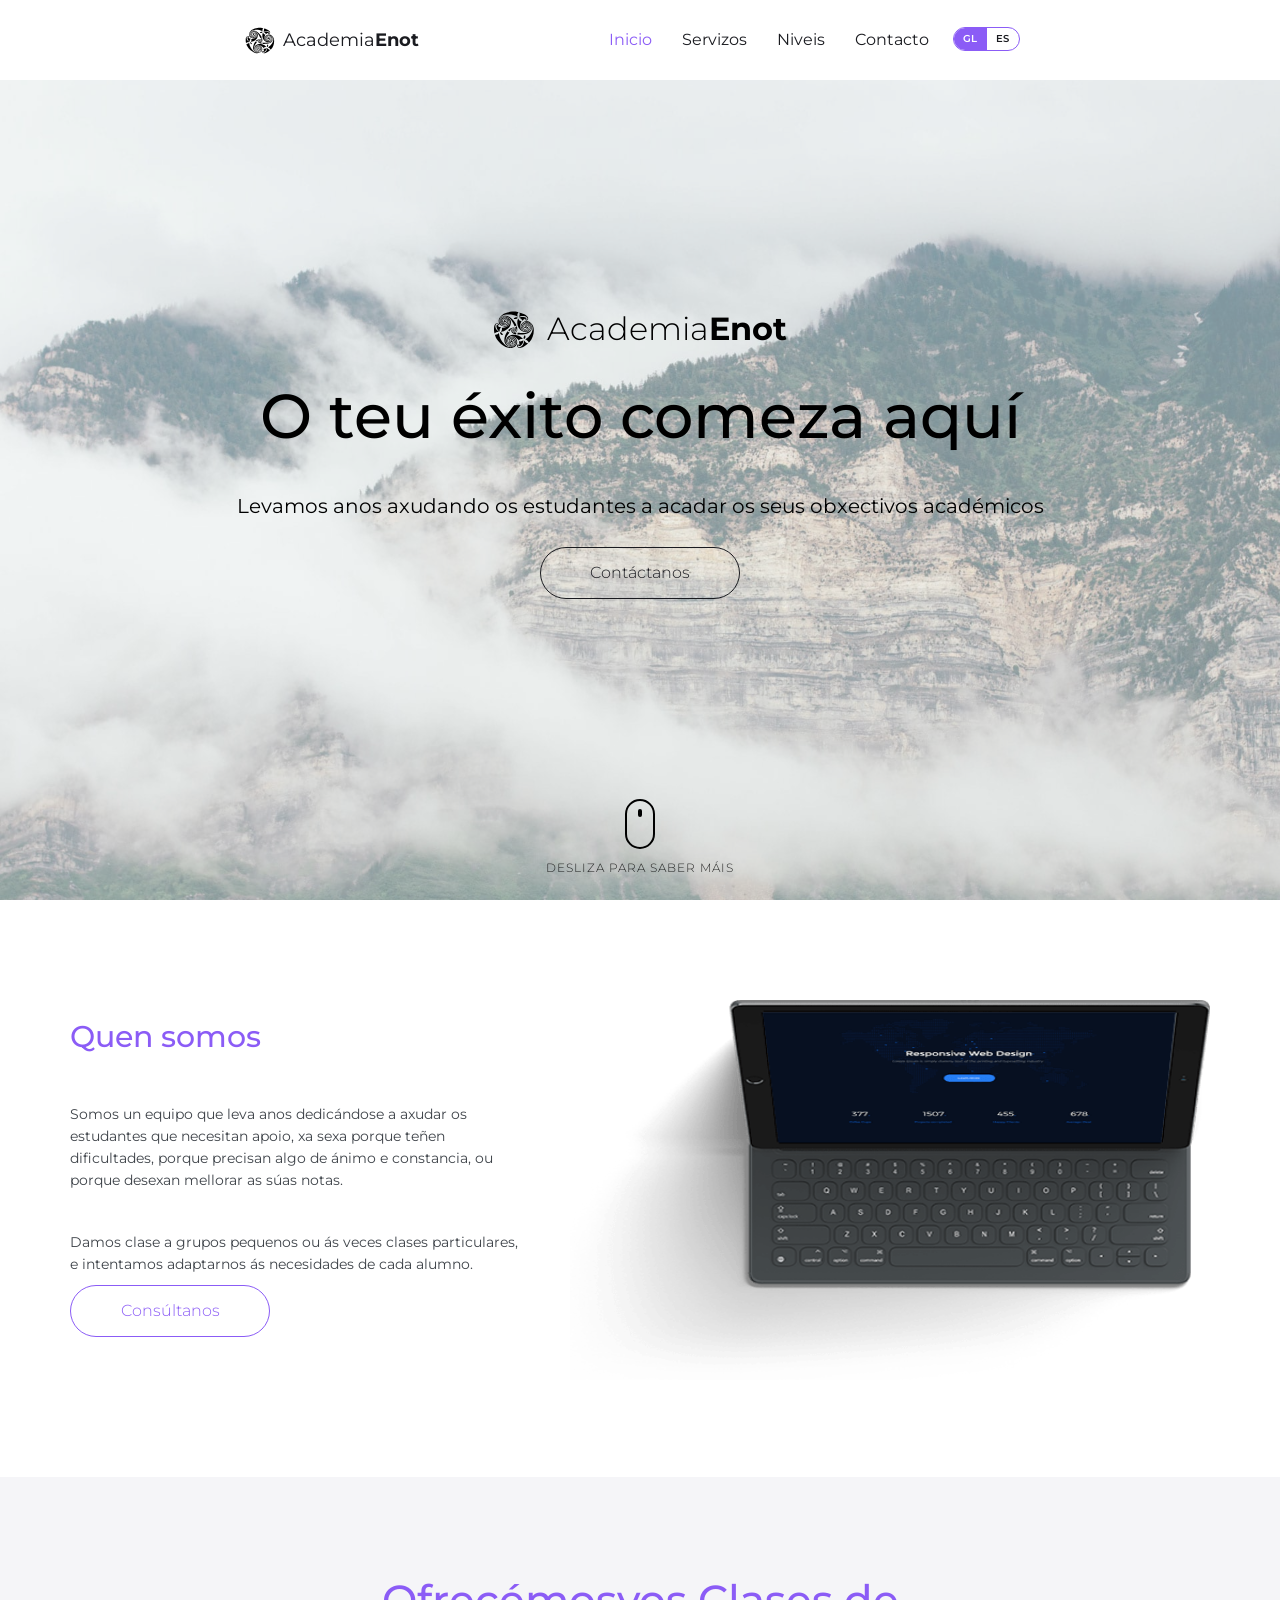
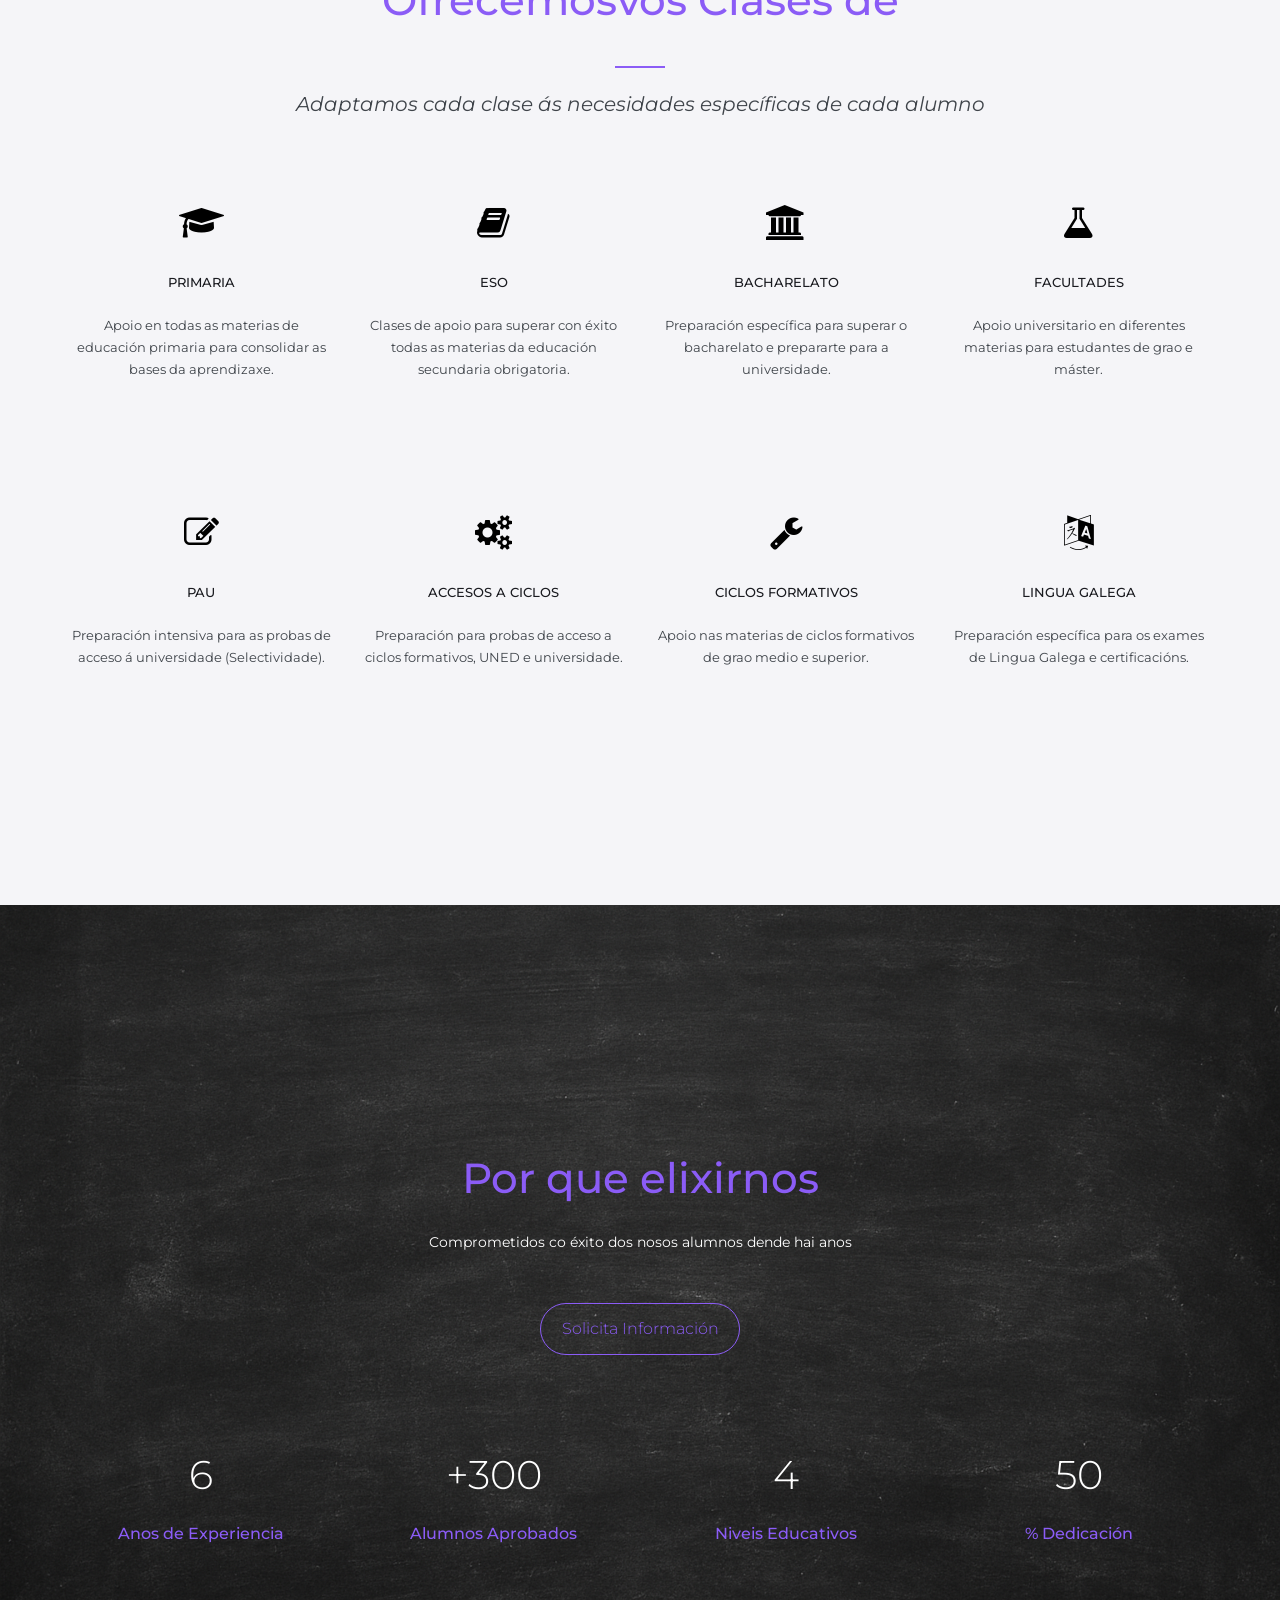
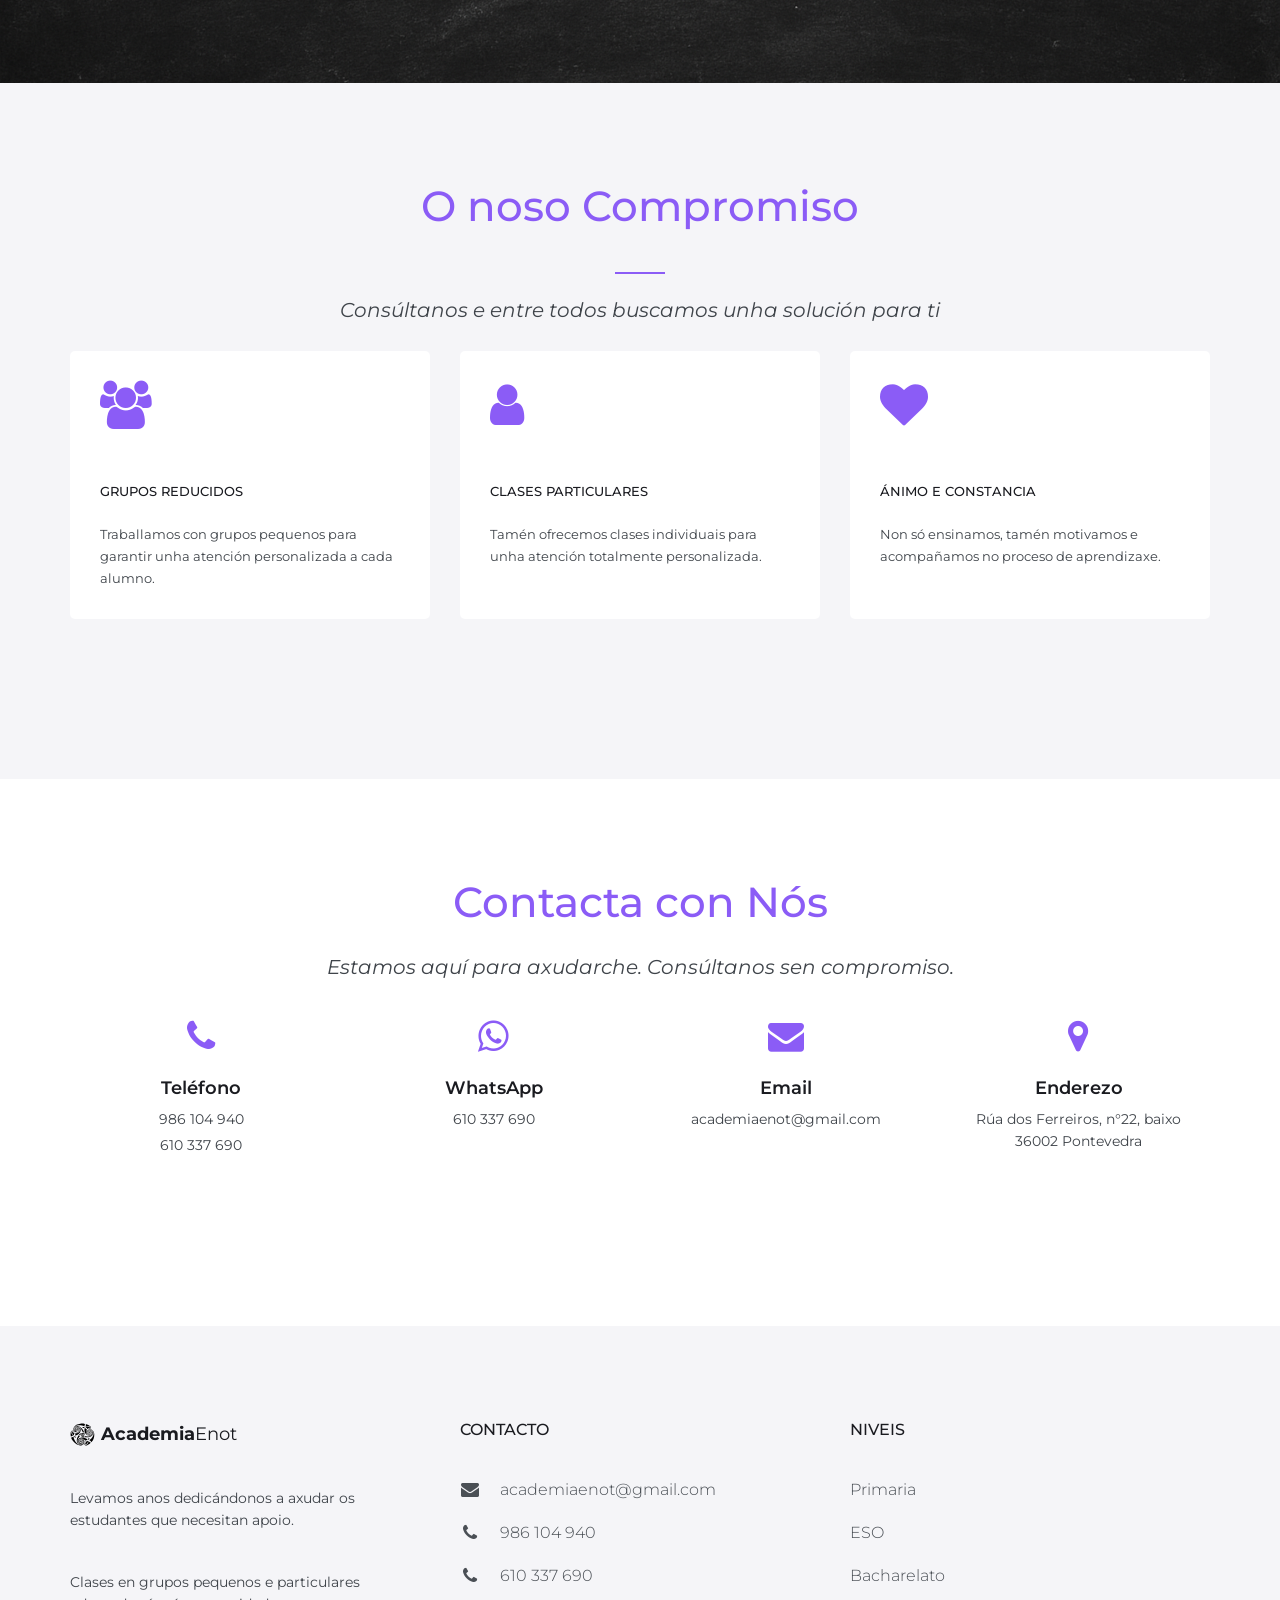
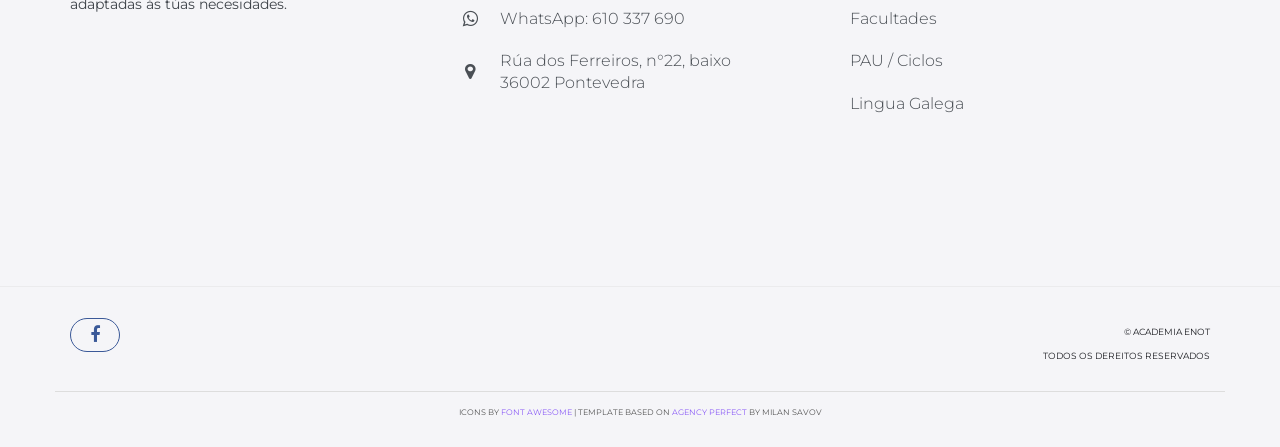
<file: index.html>
<!DOCTYPE html>
<html lang="gl">
<head>

    <!-- Basic Page Needs
    ================================================== -->
    <meta charset="utf-8">
    <meta http-equiv="X-UA-Compatible" content="IE=edge">

    <title>Academia Enot | Clases de Apoio e Particulares en Pontevedra</title>
    <script>
        (function () {
            try {
                var lang = localStorage.getItem('academiaenot-lang');
                if (lang === 'es' || lang === 'gl') {
                    document.documentElement.lang = lang;
                    if (lang === 'es') {
                        document.documentElement.classList.add('i18n-pending');
                        setTimeout(function () {
                            document.documentElement.classList.remove('i18n-pending');
                        }, 1500);
                    }
                }
            } catch (e) {}
        })();
    </script>

    <meta name="description" content="Academia Enot en Pontevedra: clases de apoio e particulares de Primaria, ESO, Bacharelato, PAU, ciclos e universidade. Grupos reducidos en Rúa dos Ferreiros.">
    <meta name="author" content="Academia Enot">
    <meta name="keywords" content="academia Pontevedra, clases particulares Pontevedra, apoio escolar, clases ESO, Bacharelato, PAU, selectividade, Lingua Galega, Academia Enot">
    <meta name="robots" content="index, follow, max-image-preview:large, max-snippet:-1, max-video-preview:-1">
    <meta name="googlebot" content="index, follow">
    <meta name="geo.region" content="ES-PO">
    <meta name="geo.placename" content="Pontevedra">
    <meta name="geo.position" content="42.4310;-8.6444">
    <meta name="ICBM" content="42.4310, -8.6444">
    <meta name="theme-color" content="#8B5CF6">

    <link rel="canonical" href="https://academiaenot.es/">
    <link rel="alternate" hreflang="gl" href="https://academiaenot.es/">
    <link rel="alternate" hreflang="x-default" href="https://academiaenot.es/">

    <!-- Mobile Specific Metas
    ================================================== -->
    <meta name="viewport" content="width=device-width, initial-scale=1">
    <meta name="apple-mobile-web-app-capable" content="yes">
    <meta name="mobile-web-app-capable" content="yes">
    <meta name="format-detection" content="telephone=yes">

    <!-- Fonts -->
    <link rel="preconnect" href="https://fonts.googleapis.com">
    <link rel="preconnect" href="https://fonts.gstatic.com" crossorigin>
    <link href="https://fonts.googleapis.com/css?family=Montserrat:300,300i,400,600,700" rel="stylesheet">
    <link rel="stylesheet" href="https://cdnjs.cloudflare.com/ajax/libs/font-awesome/4.4.0/css/font-awesome.min.css">

    <!-- Favicon
    ================================================== -->
    <link rel="icon" type="image/svg+xml" href="./assets/img/enot.svg">
    <link rel="icon" type="image/png" sizes="16x16" href="./assets/img/favicon.png">
    <link rel="apple-touch-icon" sizes="180x180" href="./assets/img/apple-touch-icon.png">
    <link rel="manifest" href="./site.webmanifest">

    <!-- Open Graph / Facebook -->
    <meta property="og:locale" content="gl_ES">
    <meta property="og:type" content="website">
    <meta property="og:site_name" content="Academia Enot">
    <meta property="og:url" content="https://academiaenot.es/">
    <meta property="og:title" content="Academia Enot | Clases de Apoio e Particulares en Pontevedra">
    <meta property="og:description" content="Academia Enot en Pontevedra: clases de apoio e particulares de Primaria, ESO, Bacharelato, PAU, ciclos e universidade. Grupos reducidos en Rúa dos Ferreiros.">
    <meta property="og:image" content="https://academiaenot.es/assets/img/hero.jpg">
    <meta property="og:image:alt" content="Academia Enot - clases de apoio en Pontevedra">

    <!-- Twitter -->
    <meta name="twitter:card" content="summary_large_image">
    <meta name="twitter:url" content="https://academiaenot.es/">
    <meta name="twitter:title" content="Academia Enot | Clases de Apoio e Particulares en Pontevedra">
    <meta name="twitter:description" content="Academia Enot en Pontevedra: clases de apoio e particulares de Primaria, ESO, Bacharelato, PAU, ciclos e universidade.">
    <meta name="twitter:image" content="https://academiaenot.es/assets/img/hero.jpg">
    <meta name="twitter:image:alt" content="Academia Enot - clases de apoio en Pontevedra">

    <!-- Structured Data (LocalBusiness / EducationalOrganization) -->
    <script type="application/ld+json">
    {
      "@context": "https://schema.org",
      "@graph": [
        {
          "@type": ["EducationalOrganization", "LocalBusiness"],
          "@id": "https://academiaenot.es/#organization",
          "name": "Academia Enot",
          "alternateName": "AcademiaEnot",
          "url": "https://academiaenot.es/",
          "logo": "https://academiaenot.es/assets/img/enot.svg",
          "image": "https://academiaenot.es/assets/img/hero.jpg",
          "description": "Academia de apoio escolar e clases particulares en Pontevedra. Primaria, ESO, Bacharelato, PAU, ciclos formativos e universidade.",
          "email": "academiaenot@gmail.com",
          "telephone": ["+34-986-104-940", "+34-610-337-690"],
          "address": {
            "@type": "PostalAddress",
            "streetAddress": "Rúa dos Ferreiros, nº 22, baixo",
            "addressLocality": "Pontevedra",
            "postalCode": "36002",
            "addressRegion": "Pontevedra",
            "addressCountry": "ES"
          },
          "geo": {
            "@type": "GeoCoordinates",
            "latitude": 42.4310,
            "longitude": -8.6444
          },
          "areaServed": {
            "@type": "City",
            "name": "Pontevedra"
          },
          "sameAs": [
            "https://www.facebook.com/academiaenot/"
          ],
          "priceRange": "$$",
          "currenciesAccepted": "EUR",
          "paymentAccepted": "Cash, Credit Card",
          "hasOfferCatalog": {
            "@type": "OfferCatalog",
            "name": "Clases de apoio",
            "itemListElement": [
              { "@type": "Offer", "itemOffered": { "@type": "Service", "name": "Apoio Primaria" } },
              { "@type": "Offer", "itemOffered": { "@type": "Service", "name": "Apoio ESO" } },
              { "@type": "Offer", "itemOffered": { "@type": "Service", "name": "Apoio Bacharelato" } },
              { "@type": "Offer", "itemOffered": { "@type": "Service", "name": "Preparación PAU" } },
              { "@type": "Offer", "itemOffered": { "@type": "Service", "name": "Apoio Facultades" } },
              { "@type": "Offer", "itemOffered": { "@type": "Service", "name": "Ciclos Formativos" } },
              { "@type": "Offer", "itemOffered": { "@type": "Service", "name": "Lingua Galega" } }
            ]
          }
        },
        {
          "@type": "WebSite",
          "@id": "https://academiaenot.es/#website",
          "url": "https://academiaenot.es/",
          "name": "Academia Enot",
          "inLanguage": "gl",
          "publisher": { "@id": "https://academiaenot.es/#organization" }
        },
        {
          "@type": "WebPage",
          "@id": "https://academiaenot.es/#webpage",
          "url": "https://academiaenot.es/",
          "name": "Academia Enot | Clases de Apoio e Particulares en Pontevedra",
          "isPartOf": { "@id": "https://academiaenot.es/#website" },
          "about": { "@id": "https://academiaenot.es/#organization" },
          "description": "Academia Enot en Pontevedra: clases de apoio e particulares de Primaria, ESO, Bacharelato, PAU, ciclos e universidade.",
          "inLanguage": "gl"
        }
      ]
    }
    </script>

    <!-- Stylesheets
    ================================================== -->
    <!-- Bootstrap core CSS -->
    <link href="assets/css/bootstrap.min.css" rel="stylesheet">

    <!-- Custom styles for this template -->
    <link href="assets/css/style.css" rel="stylesheet">
    <link href="assets/css/responsive.css" rel="stylesheet">
    

    <!-- HTML5 shim and Respond.js IE8 support of HTML5 elements and media queries -->
    <!--[if lt IE 9]>
    <script src="https://oss.maxcdn.com/libs/html5shiv/3.7.0/html5shiv.js"></script>
    <script src="https://oss.maxcdn.com/libs/respond.js/1.4.2/respond.min.js"></script>
    <![endif]-->

</head>
<body>

    <header id="masthead" class="site-header">
        <nav id="primary-navigation" class="site-navigation">
            <div class="container">

                <div class="navbar-header">
                   
                    <a class="site-title" href="https://academiaenot.es/" title="Academia Enot - Inicio">
                        <img src="./assets/img/enot.svg" alt="Logo Academia Enot" class="logo-img" width="40" height="40">
                        Academia<span>Enot</span>
                    </a>

                </div><!-- /.navbar-header -->

                <div class="collapse navbar-collapse" id="agency-navbar-collapse">

                    <ul class="nav navbar-nav navbar-right">

                        <li class="active"><a href="#hero" data-i18n="nav.home">Inicio</a></li>
                        <li><a href="#servizos" data-i18n="nav.services">Servizos</a></li>
                        <li><a href="#niveis" data-i18n="nav.levels">Niveis</a></li>
                        <li><a href="#contacto" data-i18n="nav.contact">Contacto</a></li>
                        <li class="lang-switcher-item">
                            <div class="lang-switcher" role="group" aria-label="Idioma">
                                <button type="button" class="lang-btn active" data-lang="gl" data-i18n-aria="lang.gl" aria-label="Galego" aria-pressed="true">GL</button>
                                <button type="button" class="lang-btn" data-lang="es" data-i18n-aria="lang.es" aria-label="Castelán" aria-pressed="false">ES</button>
                            </div>
                        </li>

                    </ul>

                </div>
                
                <!-- Botón hamburguesa móvil -->
                <button class="mobile-menu-btn" id="mobile-menu-btn">
                    <span></span>
                    <span></span>
                    <span></span>
                </button>

            </div>   
        </nav><!-- /.site-navigation -->
    </header><!-- /#mastheaed -->

    <!-- Modal del menú móvil -->
    <div class="mobile-menu-modal" id="mobile-menu-modal">
        <div class="mobile-menu-content">
            <button class="mobile-menu-close" id="mobile-menu-close">&times;</button>
            <nav class="mobile-menu-nav">
                <a href="#hero" class="mobile-menu-link active" data-i18n="nav.home">Inicio</a>
                <a href="#servizos" class="mobile-menu-link" data-i18n="nav.services">Servizos</a>
                <a href="#niveis" class="mobile-menu-link" data-i18n="nav.levels">Niveis</a>
                <a href="#contacto" class="mobile-menu-link" data-i18n="nav.contact">Contacto</a>
            </nav>
            <div class="lang-switcher lang-switcher--mobile" role="group" aria-label="Idioma">
                <button type="button" class="lang-btn active" data-lang="gl" data-i18n-aria="lang.gl" aria-label="Galego" aria-pressed="true">GL</button>
                <button type="button" class="lang-btn" data-lang="es" data-i18n-aria="lang.es" aria-label="Castelán" aria-pressed="false">ES</button>
            </div>
        </div>
    </div>

    <div id="hero" class="hero overlay">
        <div class="hero-content">
            <div class="hero-text">
                <div class="hero-logo">
                    <img src="./assets/img/enot.svg" alt="Logo Academia Enot" class="hero-logo-img">
                    <span class="hero-title">Academia<span class="hero-title-bold">Enot</span></span>
                </div>
                <h1 data-i18n="hero.title">O teu éxito comeza aquí</h1>
                <p data-i18n="hero.subtitle">Levamos anos axudando os estudantes a acadar os seus obxectivos académicos</p>
                <a href="#servizos" class="btn btn-border" data-i18n="hero.cta">Contáctanos</a>
            </div><!-- /.hero-text -->
        </div><!-- /.hero-content -->
        
        <!-- Mouse scroll indicator -->
        <div class="scroll-indicator">
            <a href="#servizos" class="scroll-link">
                <div class="mouse">
                    <div class="wheel"></div>
                </div>
                <div class="scroll-text" data-i18n="hero.scroll">Desliza para saber máis</div>
            </a>
        </div>
    </div><!-- /.hero -->

    <main id="main" class="site-main">

        <section id="servizos" class="site-section section-features">
            <div class="container">
                <div class="row">
                    <div class="col-sm-5">
                        <h2 data-i18n="about.title">Quen somos</h2>
                        <p data-i18n="about.p1">Somos un equipo que leva anos dedicándose a axudar os estudantes que necesitan apoio, xa sexa porque teñen dificultades, porque precisan algo de ánimo e constancia, ou porque desexan mellorar as súas notas.</p>
                        <p data-i18n="about.p2">Damos clase a grupos pequenos ou ás veces clases particulares, e intentamos adaptarnos ás necesidades de cada alumno.</p>
                        <a href="#contacto" class="btn btn-fill" data-i18n="about.cta">Consúltanos</a>
                    </div>
                    <div class="col-sm-7 hidden-xs">
                        <img src="assets/img/ipad-pro.png" alt="Estudante co material de apoio da Academia Enot" width="640" height="400" loading="lazy">
                    </div>
                </div>
            </div>
        </section><!-- /.section-features -->

        <section id="niveis" class="site-section section-services gray-bg text-center">
            <div class="container">
                <h2 class="heading-separator" data-i18n="levels.title">Ofrecémosvos Clases de</h2>
                <p class="subheading-text" data-i18n="levels.subtitle">Adaptamos cada clase ás necesidades específicas de cada alumno</p>
                <div class="row">
                    <div class="col-md-3 col-xs-6">
                        <div class="service">
                            <i class="fa fa-graduation-cap service-icon"></i>
                            <h3 class="service-title" data-i18n="levels.primary.title">Primaria</h3>
                            <p class="service-info" data-i18n="levels.primary.desc">Apoio en todas as materias de educación primaria para consolidar as bases da aprendizaxe.</p>
                        </div><!-- /.service -->
                    </div>
                    <div class="col-md-3 col-xs-6">
                        <div class="service">
                            <i class="fa fa-book service-icon"></i>
                            <h3 class="service-title" data-i18n="levels.eso.title">ESO</h3>
                            <p class="service-info" data-i18n="levels.eso.desc">Clases de apoio para superar con éxito todas as materias da educación secundaria obrigatoria.</p>
                        </div><!-- /.service -->
                    </div>
                    <div class="col-md-3 col-xs-6">
                        <div class="service">
                            <i class="fa fa-university service-icon"></i>
                            <h3 class="service-title" data-i18n="levels.bach.title">Bacharelato</h3>
                            <p class="service-info" data-i18n="levels.bach.desc">Preparación específica para superar o bacharelato e prepararte para a universidade.</p>
                        </div><!-- /.service -->
                    </div>
                    <div class="col-md-3 col-xs-6">
                        <div class="service">
                            <i class="fa fa-flask service-icon"></i>
                            <h3 class="service-title" data-i18n="levels.uni.title">Facultades</h3>
                            <p class="service-info" data-i18n="levels.uni.desc">Apoio universitario en diferentes materias para estudantes de grao e máster.</p>
                        </div><!-- /.service -->
                    </div>
                    <div class="col-md-3 col-xs-6">
                        <div class="service">
                            <i class="fa fa-pencil-square-o service-icon"></i>
                            <h3 class="service-title" data-i18n="levels.pau.title">PAU</h3>
                            <p class="service-info" data-i18n="levels.pau.desc">Preparación intensiva para as probas de acceso á universidade (Selectividade).</p>
                        </div><!-- /.service -->
                    </div>
                    <div class="col-md-3 col-xs-6">
                        <div class="service">
                            <i class="fa fa-cogs service-icon"></i>
                            <h3 class="service-title" data-i18n="levels.access.title">Accesos a Ciclos</h3>
                            <p class="service-info" data-i18n="levels.access.desc">Preparación para probas de acceso a ciclos formativos, UNED e universidade.</p>
                        </div><!-- /.service -->
                    </div>
                    <div class="col-md-3 col-xs-6">
                        <div class="service">
                            <i class="fa fa-wrench service-icon"></i>
                            <h3 class="service-title" data-i18n="levels.cycles.title">Ciclos Formativos</h3>
                            <p class="service-info" data-i18n="levels.cycles.desc">Apoio nas materias de ciclos formativos de grao medio e superior.</p>
                        </div><!-- /.service -->
                    </div>
                    <div class="col-md-3 col-xs-6">
                        <div class="service">
                            <i class="fa fa-language service-icon"></i>
                            <h3 class="service-title" data-i18n="levels.galician.title">Lingua Galega</h3>
                            <p class="service-info" data-i18n="levels.galician.desc">Preparación específica para os exames de Lingua Galega e certificacións.</p>
                        </div><!-- /.service -->
                    </div>
                </div>
            </div>
        </section><!-- /.section-services -->

        <section class="site-section section-map-feature text-center">

            <div class="container">
                <h2 data-i18n="why.title">Por que elixirnos</h2>
                <p data-i18n="why.subtitle">Comprometidos co éxito dos nosos alumnos dende hai anos</p>
                <a href="#contacto" class="btn btn-fill" data-i18n="why.cta">Solicita Información</a>
                <div class="row">
                    <div class="col-sm-3 col-xs-6">
                        <div class="counter-item">
                            <p class="counter" data-to="22" data-speed="2000">0</p>
                            <h3 data-i18n="why.years">Anos de Experiencia</h3>
                        </div><!-- /.counter-item -->
                    </div>
                    <div class="col-sm-3 col-xs-6">
                        <div class="counter-item">
                            <p class="counter has-plus" data-to="1200" data-speed="2000">0</p>       
                            <h3 data-i18n="why.students">Alumnos Aprobados</h3>
                        </div> <!-- /.counter-item -->      
                    </div>
                    <div class="col-sm-3 col-xs-6">
                        <div class="counter-item">
                            <p class="counter" data-to="8" data-speed="1000">0</p>
                            <h3 data-i18n="why.levels">Niveis Educativos</h3>
                        </div><!-- /.counter-item -->
                    </div>
                    <div class="col-sm-3 col-xs-6">
                        <div class="counter-item">
                            <p class="counter" data-to="100" data-speed="1000">0</p>
                            <h3 data-i18n="why.dedication">% Dedicación</h3>
                        </div><!-- /.counter-item -->
                    </div>
                </div>
            </div>
            
        </section><!-- /.section-map-feature -->

        <section class="site-section section-portfolio gray-bg">
            <div class="container">
                <div class="text-center">
                    <h2 class="heading-separator" data-i18n="commitment.title">O noso Compromiso</h2>
                    <p class="subheading-text" data-i18n="commitment.subtitle">Consúltanos e entre todos buscamos unha solución para ti</p>
                </div>
                <div class="row equal-height" style="margin-top: 30px;">
                    <div class="col-md-4 col-sm-6">
                        <div class="service" style="padding: 30px; background: white; margin-bottom: 20px; border-radius: 5px;">
                            <i class="fa fa-users" style="font-size: 48px; color: #8B5CF6; margin-bottom: 20px;"></i>
                            <h3 class="service-title" data-i18n="commitment.groups.title">Grupos Reducidos</h3>
                            <p class="service-info" data-i18n="commitment.groups.desc">Traballamos con grupos pequenos para garantir unha atención personalizada a cada alumno.</p>
                        </div>
                    </div>
                    <div class="col-md-4 col-sm-6">
                        <div class="service" style="padding: 30px; background: white; margin-bottom: 20px; border-radius: 5px;">
                            <i class="fa fa-user" style="font-size: 48px; color: #8B5CF6; margin-bottom: 20px;"></i>
                            <h3 class="service-title" data-i18n="commitment.private.title">Clases Particulares</h3>
                            <p class="service-info" data-i18n="commitment.private.desc">Tamén ofrecemos clases individuais para unha atención totalmente personalizada.</p>
                        </div>
                    </div>
                    <div class="col-md-4 col-sm-6">
                        <div class="service" style="padding: 30px; background: white; margin-bottom: 20px; border-radius: 5px;">
                            <i class="fa fa-heart" style="font-size: 48px; color: #8B5CF6; margin-bottom: 20px;"></i>
                            <h3 class="service-title" data-i18n="commitment.motivation.title">Ánimo e Constancia</h3>
                            <p class="service-info" data-i18n="commitment.motivation.desc">Non só ensinamos, tamén motivamos e acompañamos no proceso de aprendizaxe.</p>
                        </div>
                    </div>
                </div>
            </div>
        </section><!-- /.section-portfolio -->

        <section id="contacto" class="site-section section-newsletter text-center">
            <div class="container">
                <h2 data-i18n="contact.title">Contacta con Nós</h2>
                <p class="subheading-text" data-i18n="contact.subtitle">Estamos aquí para axudarche. Consúltanos sen compromiso.</p>
                <div class="row" style="margin-top: 40px;">
                    <div class="col-md-3 col-sm-6" style="margin-bottom: 30px;">
                        <i class="fa fa-phone" style="font-size: 36px; color: #8B5CF6; margin-bottom: 15px;"></i>
                        <h4 style="font-weight: 600; margin-bottom: 10px;" data-i18n="contact.phone">Teléfono</h4>
                        <p><a href="tel:+34986104940" style="color: #3f444a;">986 104 940</a></p>
                        <p><a href="tel:+34610337690" style="color: #3f444a;">610 337 690</a></p>
                    </div>
                    <div class="col-md-3 col-sm-6" style="margin-bottom: 30px;">
                        <i class="fa fa-whatsapp" style="font-size: 36px; color: #8B5CF6; margin-bottom: 15px;"></i>
                        <h4 style="font-weight: 600; margin-bottom: 10px;" data-i18n="contact.whatsapp">WhatsApp</h4>
                        <p><a href="https://wa.me/34610337690" style="color: #3f444a;">610 337 690</a></p>
                    </div>
                    <div class="col-md-3 col-sm-6" style="margin-bottom: 30px;">
                        <i class="fa fa-envelope" style="font-size: 36px; color: #8B5CF6; margin-bottom: 15px;"></i>
                        <h4 style="font-weight: 600; margin-bottom: 10px;" data-i18n="contact.email">Email</h4>
                        <p><a href="mailto:academiaenot@gmail.com" style="color: #3f444a;">academiaenot@gmail.com</a></p>
                    </div>
                    <div class="col-md-3 col-sm-6" style="margin-bottom: 30px;">
                        <i class="fa fa-map-marker" style="font-size: 36px; color: #8B5CF6; margin-bottom: 15px;"></i>
                        <h4 style="font-weight: 600; margin-bottom: 10px;" data-i18n="contact.address">Enderezo</h4>
                        <p style="color: #3f444a;">
                            <a href="https://www.google.com/maps/search/?api=1&amp;query=R%C3%BAa+dos+Ferreiros+22+Pontevedra" target="_blank" rel="noopener noreferrer" style="color: #3f444a;">
                                Rúa dos Ferreiros, n°22, baixo<br>36002 Pontevedra
                            </a>
                        </p>
                    </div>
                </div>
            </div>
        </section><!-- /.section-newsletter -->

    </main><!-- /#main -->

    <footer id="colophon" class="site-footer">
        <div class="container">
            <div class="row">
                <div class="col-md-4 col-sm-4 col-xs-12">
                    <a class="site-title" href="https://academiaenot.es/" title="Academia Enot - Inicio">
                        <img src="./assets/img/enot.svg" alt="Logo Academia Enot" class="logo-img" width="40" height="40">
                        <span>Academia</span>Enot
                    </a>
                    <p data-i18n="footer.about1">Levamos anos dedicándonos a axudar os estudantes que necesitan apoio.</p>
                    <p data-i18n="footer.about2">Clases en grupos pequenos e particulares adaptadas ás túas necesidades.</p>
                </div>
                <div class="col-md-4 col-sm-4 col-xs-12">
                    <h3 data-i18n="footer.contact">Contacto</h3>
                    <ul class="list-unstyled contact-links">
                        <li><i class="fa fa-envelope" aria-hidden="true"></i><a href="mailto:academiaenot@gmail.com">academiaenot@gmail.com</a></li>
                        <li><i class="fa fa-phone" aria-hidden="true"></i><a href="tel:+34986104940">986 104 940</a></li>
                        <li><i class="fa fa-phone" aria-hidden="true"></i><a href="tel:+34610337690">610 337 690</a></li>
                        <li><i class="fa fa-whatsapp" aria-hidden="true"></i><a href="https://wa.me/34610337690">WhatsApp: 610 337 690</a></li>
                        <li><i class="fa fa-map-marker" aria-hidden="true"></i><p>Rúa dos Ferreiros, n°22, baixo<br>36002 Pontevedra</p></li>
                    </ul>
                </div>
                <div class="clearfix visible-xs"></div>
                <div class="col-md-4 col-sm-4 col-xs-12">
                    <h3 data-i18n="footer.levels">Niveis</h3>
                    <ul class="list-unstyled">
                        <li><a href="#niveis" data-i18n="footer.primary">Primaria</a></li>
                        <li><a href="#niveis" data-i18n="footer.eso">ESO</a></li>
                        <li><a href="#niveis" data-i18n="footer.bach">Bacharelato</a></li>
                        <li><a href="#niveis" data-i18n="footer.uni">Facultades</a></li>
                        <li><a href="#niveis" data-i18n="footer.pau">PAU / Ciclos</a></li>
                        <li><a href="#niveis" data-i18n="footer.galician">Lingua Galega</a></li>
                    </ul>
                </div>
            </div>
        </div>
        <div class="copyright">
            <div class="container">
                <div class="row">
                    <div class="col-xs-8">
                        <div class="social-links">
                            <a class="facebook-bg" href="https://www.facebook.com/academiaenot/?locale=es_ES" target="_blank" title="Facebook"><i class="fa fa-facebook"></i></a>
                        </div><!-- /.social-links -->
                    </div>
                    <div class="col-xs-4">
                        <div class="text-right">
                            <p>&copy; Academia Enot</p>
                            <p data-i18n="footer.rights">Todos os dereitos reservados</p>
                        </div>
                    </div>
                </div>
                <div class="row" style="margin-top: 20px; padding-top: 15px; border-top: 1px solid #ddd;">
                    <div class="col-xs-12 text-center">
                        <p style="font-size: 8px; line-height: 1.3; color: #555; margin: 0;">
                            Icons by <a href="https://fontawesome.com/" target="_blank" style="color: #8B5CF6;">Font Awesome</a> |
                            Template based on <a href="https://github.com/msavov/html-freebie-agency-perfect" target="_blank" style="color: #8B5CF6;">Agency Perfect</a> by Milan Savov
                        </p>
                    </div>
                </div>
            </div>
        </div><!-- /.copyright -->
    </footer><!-- /#footer -->


    <!-- Bootstrap core JavaScript
    ================================================== -->
    <!-- Placed at the end of the document so the pages load faster -->
    <script src="https://ajax.googleapis.com/ajax/libs/jquery/3.1.1/jquery.min.js"></script>
    <script src="assets/js/i18n.js"></script>
    <script src="assets/js/bootstrap.min.js"></script>
    <script src="assets/js/bootstrap-select.min.js"></script>
    <script src="assets/js/jquery.slicknav.min.js"></script>
    <script src="assets/js/jquery.countTo.min.js"></script>
    <script src="assets/js/jquery.shuffle.min.js"></script>
    <script src="assets/js/script.js"></script>
  
</body>
</html>
</file>
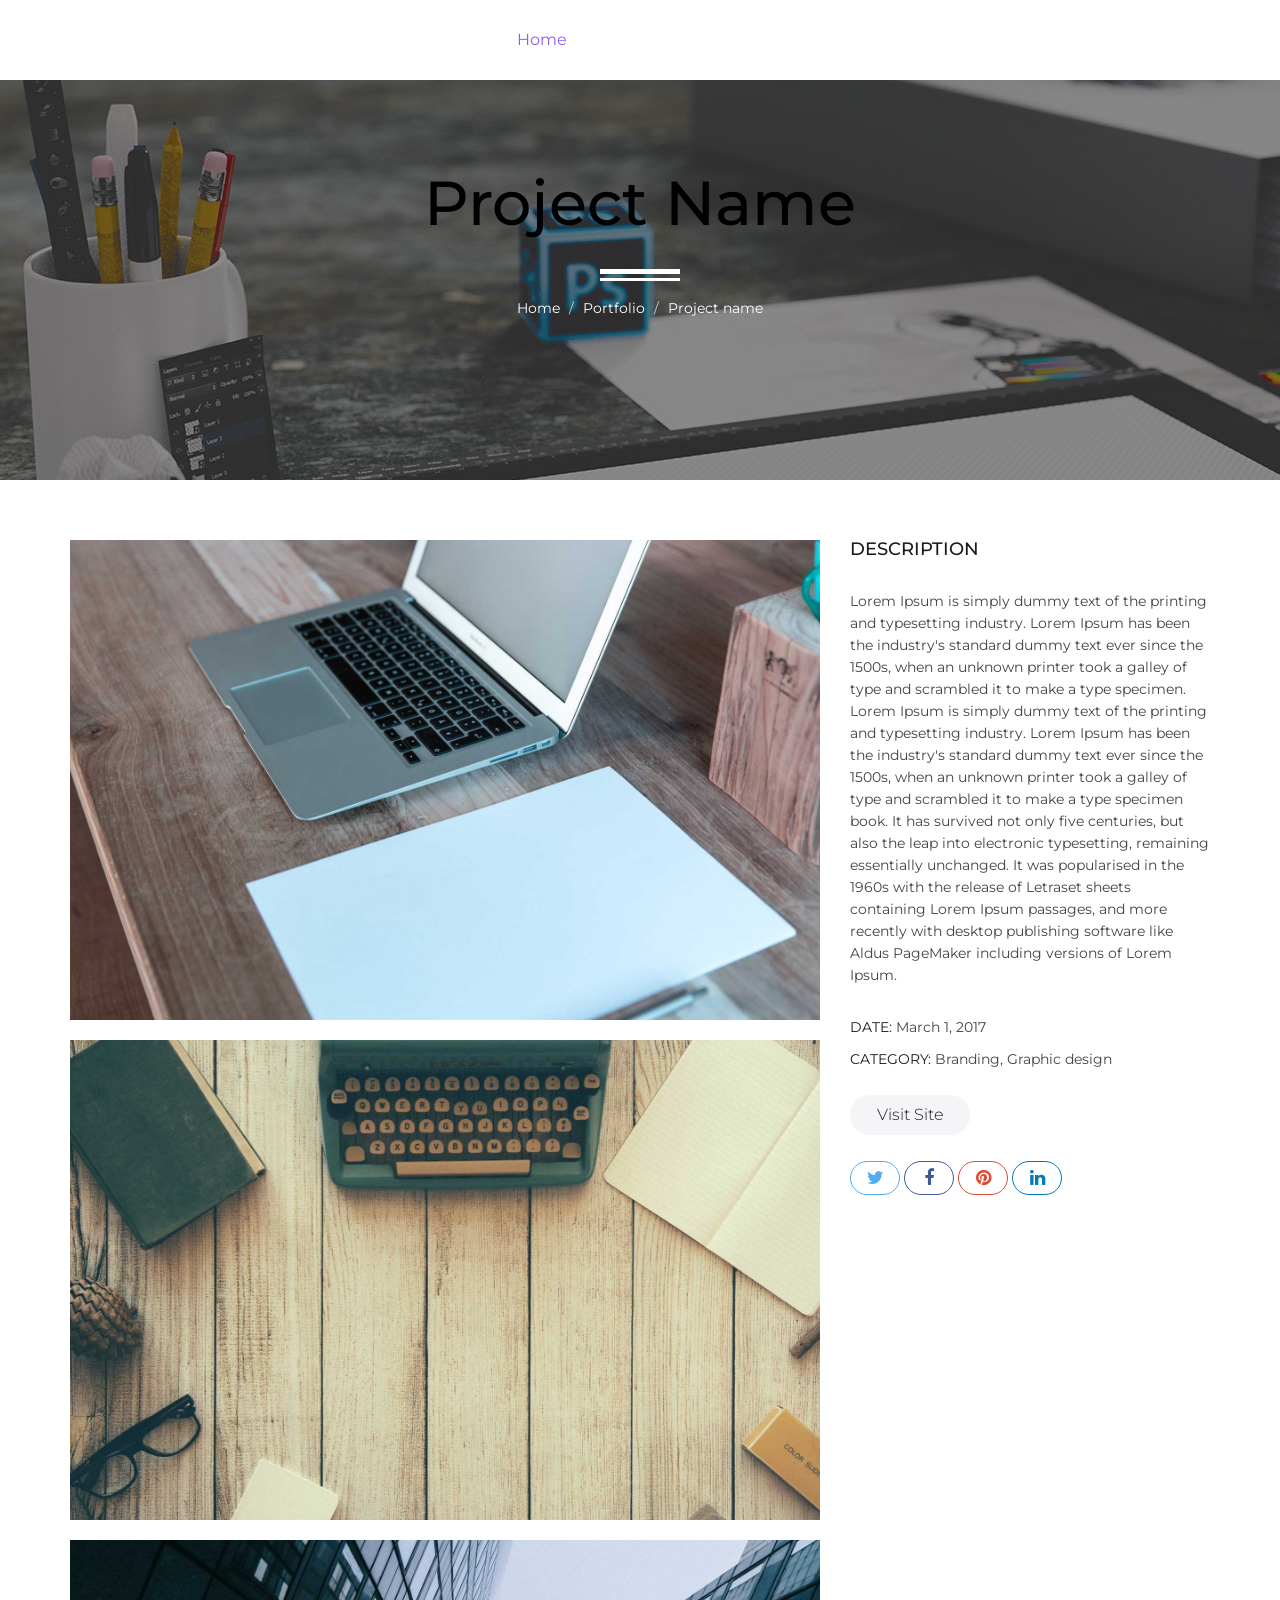
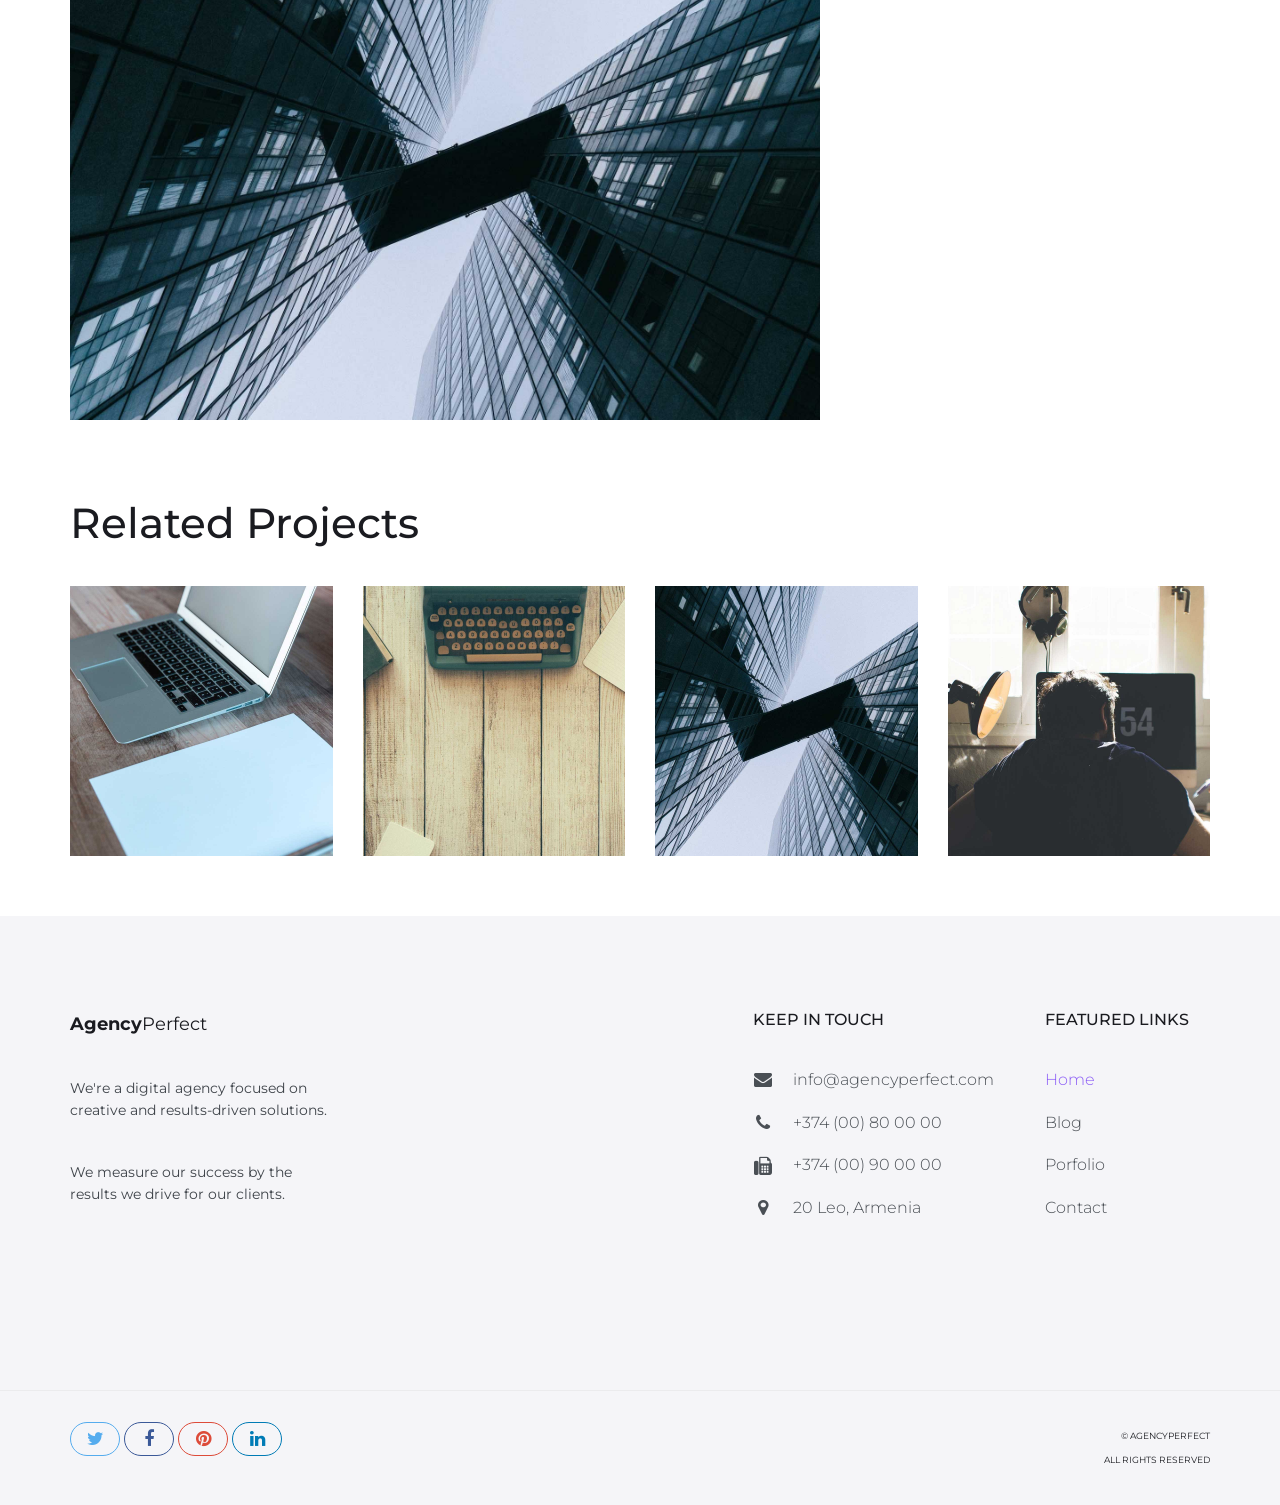
<file: portfolio-item.html>
<!DOCTYPE html>
<html lang="en">
<head>

    <!-- Basic Page Needs
    ================================================== -->
    <meta http-equiv="Content-Type" content="text/html; charset=utf-8">
    <meta http-equiv="X-UA-Compatible" content="IE=edge">

    <title>Portfolio | Agency Perfect</title>

    <meta name="description" content="">
    <meta name="robots" content="noindex, nofollow">
    <meta name="author" content="">
    <meta name="keywords" content="">

    <!-- Mobile Specific Metas
    ================================================== -->
    <meta name="viewport" content="width=device-width, minimum-scale=1.0, maximum-scale=1.0">
    <meta name="apple-mobile-web-app-capable" content="yes">

    <!-- Fonts -->
    <link href="https://fonts.googleapis.com/css?family=Montserrat:300,300i,400,600,700" rel="stylesheet">
    <link rel="stylesheet" href="http://cdnjs.cloudflare.com/ajax/libs/font-awesome/4.4.0/css/font-awesome.min.css">

    <!-- Favicon
    ================================================== -->
    <link rel="apple-touch-icon" sizes="180x180" href="assets/img/apple-touch-icon.png">
    <link rel="icon" type="image/png" sizes="16x16" href="assets/img/favicon.png">

    <!-- Stylesheets
    ================================================== -->
    <!-- Bootstrap core CSS -->
    <link href="assets/css/bootstrap.min.css" rel="stylesheet">

    <!-- Custom styles for this template -->
    <link href="assets/css/style.css" rel="stylesheet">
    <link href="assets/css/responsive.css" rel="stylesheet">

    <!-- HTML5 shim and Respond.js IE8 support of HTML5 elements and media queries -->
    <!--[if lt IE 9]>
    <script src="https://oss.maxcdn.com/libs/html5shiv/3.7.0/html5shiv.js"></script>
    <script src="https://oss.maxcdn.com/libs/respond.js/1.4.2/respond.min.js"></script>
    <![endif]-->

</head>
<body>

    <header id="masthead" class="site-header site-header-white">
        <nav id="primary-navigation" class="site-navigation">
            <div class="container">

                <div class="navbar-header">
                   
                    <a href="index.html" class="site-title"><span>Agency</span>Perfect</a>

                </div><!-- /.navbar-header -->

                <div class="collapse navbar-collapse" id="agency-navbar-collapse">

                    <ul class="nav navbar-nav navbar-right">

                        <li><a href="index.html">Home</a></li>
                        <li class="dropdown"><a href="#" class="dropdown-toggle" data-toggle="dropdown">Pages<i class="fa fa-caret-down hidden-xs" aria-hidden="true"></i></a>

                            <ul class="dropdown-menu" role="menu" aria-labelledby="menu1">
                              <li><a href="portfolio.html">Portfolio</a></li>
                              <li><a href="blog.html">Blog</a></li>
                            </ul>

                        </li>
                        <li><a href="portfolio.html">Portfolio</a></li>
                        <li><a href="blog.html">Blog</a></li>
                        <li><a href="contact.html">Contact</a></li>
                        <li><a href="ui-elements.html">UI Elements</a></li>

                    </ul>

                </div>

            </div>   
        </nav><!-- /.site-navigation -->
    </header><!-- /#mastheaed -->

    <div id="hero" class="hero overlay subpage-hero portfolio-hero">
        <div class="hero-content">
            <div class="hero-text">
                <h1>Project Name</h1>
                <ol class="breadcrumb">
                  <li class="breadcrumb-item"><a href="index.html">Home</a></li>
                  <li class="breadcrumb-item"><a href="portfolio.html">Portfolio</a></li>
                  <li class="breadcrumb-item active">Project name</li>
                </ol>
            </div><!-- /.hero-text -->
        </div><!-- /.hero-content -->
    </div><!-- /.hero -->

    <main id="main" class="site-main">

        <section class="site-section subpage-site-section section-project">

            <div class="container">
                <div class="row">
                    <div class="col-md-8">
                        <div class="project-img">
                            <img src="assets/img/portfolio-1.jpg" class="img-res" alt="">
                        </div><!-- /.project-img -->
                        <div class="project-img">
                            <img src="assets/img/portfolio-2.jpg" class="img-res" alt="">
                        </div><!-- /.project-img -->
                        <div class="project-img">
                            <img src="assets/img/portfolio-3.jpg" class="img-res" alt="">
                        </div><!-- /.project-img -->

                    </div>
                    <aside class="col-md-4">
                        <div class="project-info">
                            <h5>Description</h5>

                            <p class="project-description">Lorem Ipsum is simply dummy text of the printing and typesetting industry. Lorem Ipsum has been the industry's standard dummy text ever since the 1500s, when an unknown printer took a galley of type and scrambled it to make a type specimen. Lorem Ipsum is simply dummy text of the printing and typesetting industry. Lorem Ipsum has been the industry's standard dummy text ever since the 1500s, when an unknown printer took a galley of type and scrambled it to make a type specimen book. It has survived not only five centuries, but also the leap into electronic typesetting, remaining essentially unchanged. It was popularised in the 1960s with the release of Letraset sheets containing Lorem Ipsum passages, and more recently with desktop publishing software like Aldus PageMaker including versions of Lorem Ipsum.</p>

                            <div class="project-date-category">
                                <p><span>Date:</span> March 1, 2017</p>
                                <p><span>Category:</span> Branding, Graphic design</p>
                            </div><!-- /.project-cat -->

                            <a href="#" class="btn btn-gray">Visit Site</a>

                            <div class="social-links">
                                <a class="twitter-bg" href="#"><i class="fa fa-twitter"></i></a>
                                <a class="facebook-bg" href="#"><i class="fa fa-facebook"></i></a>
                                <a class="pinterest" href="#"><i class="fa fa-pinterest"></i></a>
                                <a class="linkedin-bg" href="#"><i class="fa fa-linkedin"></i></a>
                            </div><!-- /.social-links -->
                            
                        </div><!-- /.project-description -->
                    </aside>
                </div>
            </div>
            
        </section><!-- /.section-project -->

        <section class="site-section subpage-site-section section-related-projects">
            <div class="container">
                <div class="text-left">
                    <h2>Related Projects</h2>
                </div>
                <div class="row">
                    <div class="col-lg-3 col-md-4 col-xs-6">
                        <div class="portfolio-item">
                            <img src="assets/img/portfolio-1.jpg" class="img-res" alt="">
                            <h4 class="portfolio-item-title">Portfolio item</h4>
                            <a href="portfolio-item.html"><i class="fa fa-arrow-right" aria-hidden="true"></i></a>
                        </div><!-- /.portfolio-item -->
                    </div>
                    <div class="col-lg-3 col-md-4 col-xs-6">
                        <div class="portfolio-item">
                            <img src="assets/img/portfolio-2.jpg" class="img-res" alt="">
                            <h4 class="portfolio-item-title">Portfolio item</h4>
                            <a href="portfolio-item.html"><i class="fa fa-arrow-right" aria-hidden="true"></i></a>
                        </div><!-- /.portfolio-item -->
                    </div>
                    <div class="col-lg-3 col-md-4 col-xs-6">
                        <div class="portfolio-item">
                            <img src="assets/img/portfolio-3.jpg" class="img-res" alt="">
                            <h4 class="portfolio-item-title">Portfolio item</h4>
                            <a href="portfolio-item.html"><i class="fa fa-arrow-right" aria-hidden="true"></i></a>
                        </div><!-- /.portfolio-item -->
                    </div>
                    <div class="col-lg-3 col-md-4 col-xs-6">
                        <div class="portfolio-item">
                            <img src="assets/img/portfolio-4.jpg" class="img-res" alt="">
                            <h4 class="portfolio-item-title">Portfolio item</h4>
                            <a href="portfolio-item.html"><i class="fa fa-arrow-right" aria-hidden="true"></i></a>
                        </div><!-- /.portfolio-item -->
                    </div>
                </div>
            </div>
        </section><!-- /.section-portfolio -->

    </main><!-- /#main -->

    <footer id="colophon" class="site-footer">
        <div class="container">
            <div class="row">
                <div class="col-md-3 col-sm-4 col-xs-6">
                    <a class="site-title"><span>Agency</span>Perfect</a>
                    <p>We're a digital agency focused on creative and results-driven solutions.</p>
                    <p>We measure our success by the results we drive for our clients.</p>
                </div>
                <div class="col-lg-offset-4 col-md-3 col-sm-4 col-md-offset-2 col-sm-offset-0 col-xs-6 ">
                    <h3>Keep in touch</h3>
                    <ul class="list-unstyled contact-links">
                        <li><i class="fa fa-envelope" aria-hidden="true"></i><a href="mailto:info@agencyperfect.com">info@agencyperfect.com</a></li>
                        <li><i class="fa fa-phone" aria-hidden="true"></i><a href="tel:+37400800000">+374 (00) 80 00 00 </a></li>
                        <li><i class="fa fa-fax" aria-hidden="true"></i><a href="+37400900000">+374 (00) 90 00 00</a></li>
                        <li><i class="fa fa-map-marker" aria-hidden="true"></i><p>20 Leo, Armenia</p></li>
                    </ul>
                </div>
                <div class="clearfix visible-xs"></div>
                <div class="col-lg-2 col-md-3 col-sm-4 col-xs-6">
                    <h3>Featured links</h3>
                    <ul class="list-unstyled">
                        <li class="active"><a href="index.html">Home</a></li>
                        <li><a href="blog.html">Blog</a></li>
                        <li><a href="portfolio.html">Porfolio</a></li>
                        <li><a href="contact.html">Contact</a></li>
                    </ul>
                </div>
            </div>
        </div>
        <div class="copyright">
            <div class="container">
                <div class="row">
                    <div class="col-xs-8">
                        <div class="social-links">
                            <a class="twitter-bg" href="#"><i class="fa fa-twitter"></i></a>
                            <a class="facebook-bg" href="#"><i class="fa fa-facebook"></i></a>
                            <a class="pinterest" href="#"><i class="fa fa-pinterest"></i></a>
                            <a class="linkedin-bg" href="#"><i class="fa fa-linkedin"></i></a>
                        </div><!-- /.social-links -->
                    </div>
                    <div class="col-xs-4">
                        <div class="text-right">
                            <p>&copy; AgencyPerfect</p>
                            <p>All Rights Reserved</p>
                        </div>
                    </div>
                </div>
            </div>
        </div><!-- /.copyright -->
    </footer><!-- /#footer -->



    <!-- Bootstrap core JavaScript
    ================================================== -->
    <!-- Placed at the end of the document so the pages load faster -->
    <script src="https://ajax.googleapis.com/ajax/libs/jquery/3.1.1/jquery.min.js"></script>
    <script src="assets/js/bootstrap.min.js"></script>
    <script src="assets/js/bootstrap-select.min.js"></script>
    <script src="assets/js/jquery.slicknav.min.js"></script>
    <script src="assets/js/jquery.countTo.min.js"></script>
    <script src="assets/js/jquery.shuffle.min.js"></script>
    <script src="assets/js/script.js"></script>
  
</body>
</html>
</file>
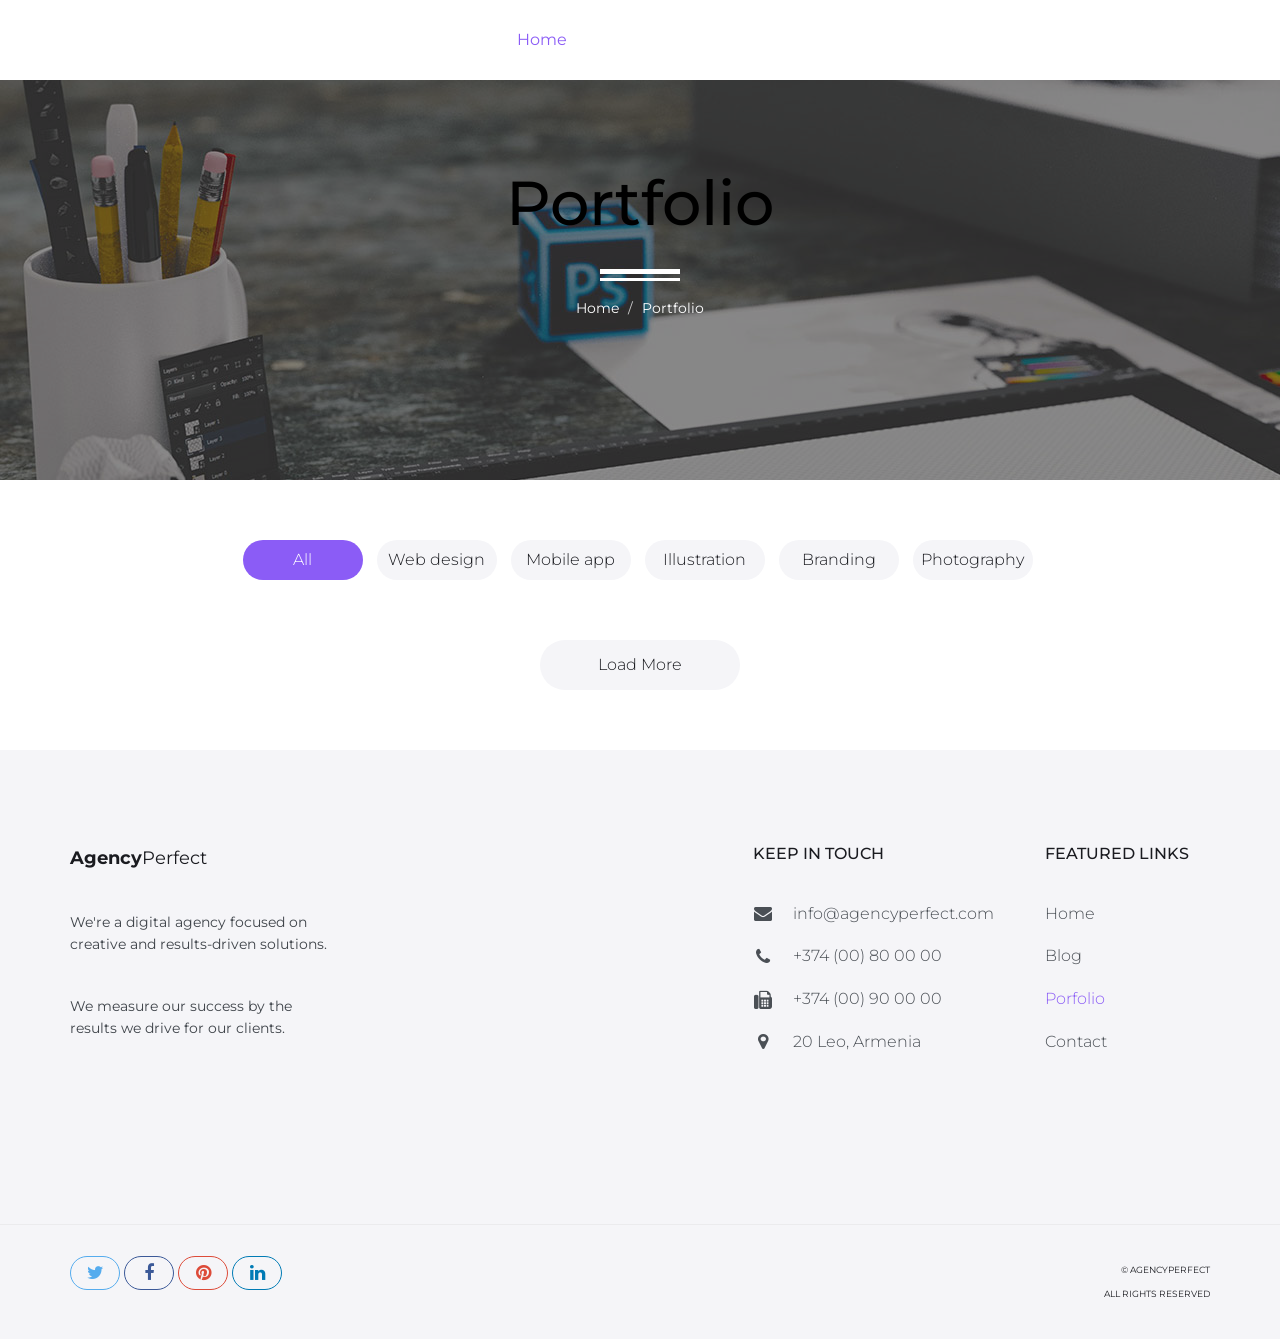
<file: portfolio.html>
<!DOCTYPE html>
<html lang="en">
<head>

    <!-- Basic Page Needs
    ================================================== -->
    <meta http-equiv="Content-Type" content="text/html; charset=utf-8">
    <meta http-equiv="X-UA-Compatible" content="IE=edge">

    <title>Portfolio | Agency Perfect</title>

    <meta name="description" content="">
    <meta name="robots" content="noindex, nofollow">
    <meta name="author" content="">
    <meta name="keywords" content="">

    <!-- Mobile Specific Metas
    ================================================== -->
    <meta name="viewport" content="width=device-width, minimum-scale=1.0, maximum-scale=1.0">
    <meta name="apple-mobile-web-app-capable" content="yes">

    <!-- Fonts -->
    <link href="https://fonts.googleapis.com/css?family=Montserrat:300,300i,400,600,700" rel="stylesheet">
    <link rel="stylesheet" href="http://cdnjs.cloudflare.com/ajax/libs/font-awesome/4.4.0/css/font-awesome.min.css">

    <!-- Favicon
    ================================================== -->
    <link rel="apple-touch-icon" sizes="180x180" href="assets/img/apple-touch-icon.png">
    <link rel="icon" type="image/png" sizes="16x16" href="assets/img/favicon.png">

    <!-- Stylesheets
    ================================================== -->
    <!-- Bootstrap core CSS -->
    <link href="assets/css/bootstrap.min.css" rel="stylesheet">

    <!-- Custom styles for this template -->
    <link href="assets/css/style.css" rel="stylesheet">
    <link href="assets/css/responsive.css" rel="stylesheet">

    <!-- HTML5 shim and Respond.js IE8 support of HTML5 elements and media queries -->
    <!--[if lt IE 9]>
    <script src="https://oss.maxcdn.com/libs/html5shiv/3.7.0/html5shiv.js"></script>
    <script src="https://oss.maxcdn.com/libs/respond.js/1.4.2/respond.min.js"></script>
    <![endif]-->

</head>
<body>

    <header id="masthead" class="site-header site-header-white">
        <nav id="primary-navigation" class="site-navigation">
            <div class="container">

                <div class="navbar-header">
                   
                    <a href="index.html" class="site-title"><span>Agency</span>Perfect</a>

                </div><!-- /.navbar-header -->

                <div class="collapse navbar-collapse" id="agency-navbar-collapse">

                    <ul class="nav navbar-nav navbar-right">

                        <li><a href="index.html">Home</a></li>
                        <li class="dropdown"><a href="#" class="dropdown-toggle" data-toggle="dropdown">Pages<i class="fa fa-caret-down hidden-xs" aria-hidden="true"></i></a>

                            <ul class="dropdown-menu" role="menu" aria-labelledby="menu1">
                              <li><a href="portfolio.html">Portfolio</a></li>
                              <li><a href="blog.html">Blog</a></li>
                            </ul>

                        </li>
                        <li class="active"><a href="portfolio.html">Portfolio</a></li>
                        <li><a href="blog.html">Blog</a></li>
                        <li><a href="contact.html">Contact</a></li>
                        <li><a href="ui-elements.html">UI Elements</a></li>
                        
                    </ul>

                </div>

            </div>   
        </nav><!-- /.site-navigation -->
    </header><!-- /#mastheaed -->

    <div id="hero" class="hero overlay subpage-hero portfolio-hero">
        <div class="hero-content">
            <div class="hero-text">
                <h1>Portfolio</h1>
                <ol class="breadcrumb">
                  <li class="breadcrumb-item"><a href="#">Home</a></li>
                  <li class="breadcrumb-item active">Portfolio</li>
                </ol>
            </div><!-- /.hero-text -->
        </div><!-- /.hero-content -->
    </div><!-- /.hero -->

    <main id="main" class="site-main">

        <section class="site-section subpage-site-section section-portfolio">
            <div class="container">

                <ul class="portfolio-sorting list-inline text-center">
                    <li><a href="#" class="btn btn-gray active" data-group="all">All</a></li>
                    <li><a href="#" class="btn btn-gray" data-group="webdesign">Web design</a></li>
                    <li><a href="#" class="btn btn-gray" data-group="mobileapp">Mobile app</a></li>
                    <li><a href="#" class="btn btn-gray" data-group="illustration">Illustration</a></li>
                    <li><a href="#" class="btn btn-gray" data-group="branding">Branding</a></li>
                    <li><a href="#" class="btn btn-gray" data-group="photography">Photography</a></li>
                </ul><!-- /.portfolio-sorting  -->

                <div id="grid" class="row">
                    <div class="col-lg-3 col-md-4 col-xs-6" data-groups='["webdesign"]'>
                        <div class="portfolio-item">
                            <img src="assets/img/portfolio-1.jpg" class="img-res" alt="">
                            <h4 class="portfolio-item-title">Portfolio item</h4>
                            <a href="portfolio-item.html"><i class="fa fa-arrow-right" aria-hidden="true"></i></a>
                        </div><!-- /.portfolio-item -->
                    </div>
                    <div class="col-lg-3 col-md-4 col-xs-6" data-groups='["mobileapp"]'>
                        <div class="portfolio-item">
                            <img src="assets/img/portfolio-2.jpg" class="img-res" alt="">
                            <h4 class="portfolio-item-title">Portfolio item</h4>
                            <a href="portfolio-item.html"><i class="fa fa-arrow-right" aria-hidden="true"></i></a>
                        </div><!-- /.portfolio-item -->
                    </div>
                    <div class="col-lg-3 col-md-4 col-xs-6" data-groups='["illustration"]'>
                        <div class="portfolio-item">
                            <img src="assets/img/portfolio-3.jpg" class="img-res" alt="">
                            <h4 class="portfolio-item-title">Portfolio item</h4>
                            <a href="portfolio-item.html"><i class="fa fa-arrow-right" aria-hidden="true"></i></a>
                        </div><!-- /.portfolio-item -->
                    </div>
                    <div class="col-lg-3 col-md-4 col-xs-6" data-groups='["branding"]'>
                        <div class="portfolio-item">
                            <img src="assets/img/portfolio-4.jpg" class="img-res" alt="">
                            <h4 class="portfolio-item-title">Portfolio item</h4>
                            <a href="portfolio-item.html"><i class="fa fa-arrow-right" aria-hidden="true"></i></a>
                        </div><!-- /.portfolio-item -->
                    </div>
                    <div class="col-lg-3 col-md-4 col-xs-6" data-groups='["photography"]'>
                        <div class="portfolio-item">
                            <img src="assets/img/portfolio-5.jpg" class="img-res" alt="">
                            <h4 class="portfolio-item-title">Portfolio item</h4>
                            <a href="portfolio-item.html"><i class="fa fa-arrow-right" aria-hidden="true"></i></a>
                        </div><!-- /.portfolio-item -->
                    </div>
                    <div class="col-lg-3 col-md-4 col-xs-6" data-groups='["illustration"]'>
                        <div class="portfolio-item">
                            <img src="assets/img/portfolio-6.jpg" class="img-res" alt="">
                            <h4 class="portfolio-item-title">Portfolio item</h4>
                            <a href="portfolio-item.html"><i class="fa fa-arrow-right" aria-hidden="true"></i></a>
                        </div><!-- /.portfolio-item -->
                    </div>
                    <div class="col-lg-3 col-md-4 col-xs-6" data-groups='["mobileapp"]'>
                        <div class="portfolio-item">
                            <img src="assets/img/portfolio-7.jpg" class="img-res" alt="">
                            <h4 class="portfolio-item-title">Portfolio item</h4>
                            <a href="portfolio-item.html"><i class="fa fa-arrow-right" aria-hidden="true"></i></a>
                        </div><!-- /.portfolio-item -->
                    </div>
                    <div class="col-lg-3 col-md-4 col-xs-6" data-groups='["uiux"]'>
                        <div class="portfolio-item">
                            <img src="assets/img/portfolio-8.jpg" class="img-res" alt="">
                            <h4 class="portfolio-item-title">Portfolio item</h4>
                            <a href="portfolio-item.html"><i class="fa fa-arrow-right" aria-hidden="true"></i></a>
                        </div><!-- /.portfolio-item -->
                    </div>
                    <div class="col-lg-3 col-md-4 col-xs-6" data-groups='["mobileapp"]'>
                        <div class="portfolio-item">
                            <img src="assets/img/portfolio-9.jpg" class="img-res" alt="">
                            <h4 class="portfolio-item-title">Portfolio item</h4>
                            <a href="portfolio-item.html"><i class="fa fa-arrow-right" aria-hidden="true"></i></a>
                        </div><!-- /.portfolio-item -->
                    </div>
                    <div class="col-lg-3 col-md-4 col-xs-6" data-groups='["photography"]'>
                        <div class="portfolio-item">
                            <img src="assets/img/portfolio-10.jpg" class="img-res" alt="">
                            <h4 class="portfolio-item-title">Portfolio item</h4>
                            <a href="portfolio-item.html"><i class="fa fa-arrow-right" aria-hidden="true"></i></a>
                        </div><!-- /.portfolio-item -->
                    </div>
                    <div class="col-lg-3 col-md-4 col-xs-6" data-groups='["branding"]'>
                        <div class="portfolio-item">
                            <img src="assets/img/portfolio-11.jpg" class="img-res" alt="">
                            <h4 class="portfolio-item-title">Portfolio item</h4>
                            <a href="portfolio-item.html"><i class="fa fa-arrow-right" aria-hidden="true"></i></a>
                        </div><!-- /.portfolio-item -->
                    </div>
                    <div class="col-lg-3 col-md-4 col-xs-6" data-groups='["webdesign"]'>
                        <div class="portfolio-item">
                            <img src="assets/img/portfolio-12.jpg" class="img-res" alt="">
                            <h4 class="portfolio-item-title">Portfolio item</h4>
                            <a href="portfolio-item.html"><i class="fa fa-arrow-right" aria-hidden="true"></i></a>
                        </div><!-- /.portfolio-item -->
                    </div>
                </div>
                <div class="text-center">
                    <a class="btn btn-gray" href="#" id="loadMore">Load More</a>
                </div>

            </div>
        </section><!-- /.section-portfolio -->

    </main><!-- /#main -->

    <footer id="colophon" class="site-footer">
        <div class="container">
            <div class="row">
                <div class="col-md-3 col-sm-4 col-xs-6">
                    <a class="site-title"><span>Agency</span>Perfect</a>
                    <p>We're a digital agency focused on creative and results-driven solutions.</p>
                    <p>We measure our success by the results we drive for our clients.</p>
                </div>
                <div class="col-lg-offset-4 col-md-3 col-sm-4 col-md-offset-2 col-sm-offset-0 col-xs-6 ">
                    <h3>Keep in touch</h3>
                    <ul class="list-unstyled contact-links">
                        <li><i class="fa fa-envelope" aria-hidden="true"></i><a href="mailto:info@agencyperfect.com">info@agencyperfect.com</a></li>
                        <li><i class="fa fa-phone" aria-hidden="true"></i><a href="tel:+37400800000">+374 (00) 80 00 00 </a></li>
                        <li><i class="fa fa-fax" aria-hidden="true"></i><a href="+37400900000">+374 (00) 90 00 00</a></li>
                        <li><i class="fa fa-map-marker" aria-hidden="true"></i><p>20 Leo, Armenia</p></li>
                    </ul>
                </div>
                <div class="clearfix visible-xs"></div>
                <div class="col-lg-2 col-md-3 col-sm-4 col-xs-6">
                    <h3>Featured links</h3>
                    <ul class="list-unstyled">
                        <li><a href="index.html">Home</a></li>
                        <li><a href="blog.html">Blog</a></li>
                        <li class="active"><a href="portfolio.html">Porfolio</a></li>
                        <li><a href="contact.html">Contact</a></li>
                    </ul>
                </div>
            </div>
        </div>
        <div class="copyright">
            <div class="container">
                <div class="row">
                    <div class="col-xs-8">
                        <div class="social-links">
                            <a class="twitter-bg" href="#"><i class="fa fa-twitter"></i></a>
                            <a class="facebook-bg" href="#"><i class="fa fa-facebook"></i></a>
                            <a class="pinterest" href="#"><i class="fa fa-pinterest"></i></a>
                            <a class="linkedin-bg" href="#"><i class="fa fa-linkedin"></i></a>
                        </div><!-- /.social-links -->
                    </div>
                    <div class="col-xs-4">
                        <div class="text-right">
                            <p>&copy; AgencyPerfect</p>
                            <p>All Rights Reserved</p>
                        </div>
                    </div>
                </div>
            </div>
        </div><!-- /.copyright -->
    </footer><!-- /#footer -->



    <!-- Bootstrap core JavaScript
    ================================================== -->
    <!-- Placed at the end of the document so the pages load faster -->
    <script src="https://ajax.googleapis.com/ajax/libs/jquery/3.1.1/jquery.min.js"></script>
    <script src="assets/js/bootstrap.min.js"></script>
    <script src="assets/js/bootstrap-select.min.js"></script>
    <script src="assets/js/jquery.slicknav.min.js"></script>
    <script src="assets/js/jquery.countTo.min.js"></script>
    <script src="assets/js/jquery.shuffle.min.js"></script>
    <script src="assets/js/script.js"></script>
  
</body>
</html>
</file>
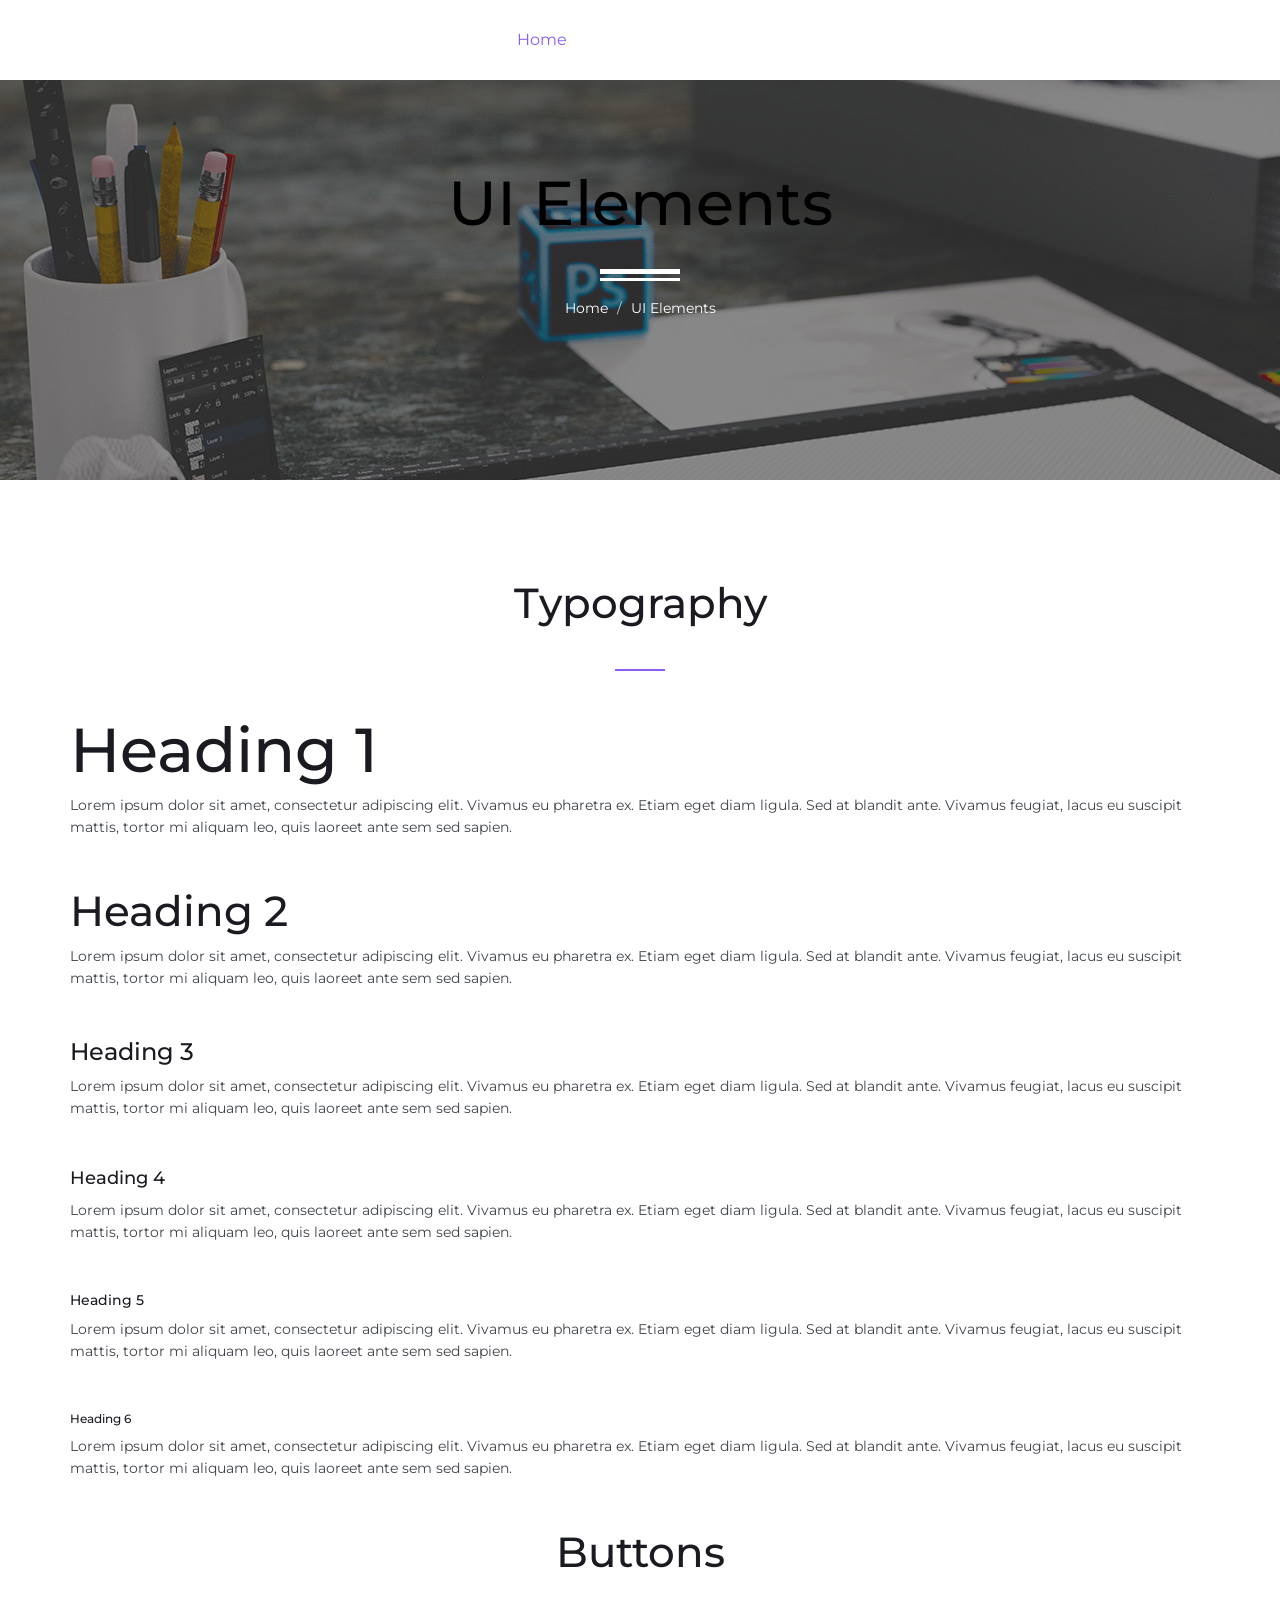
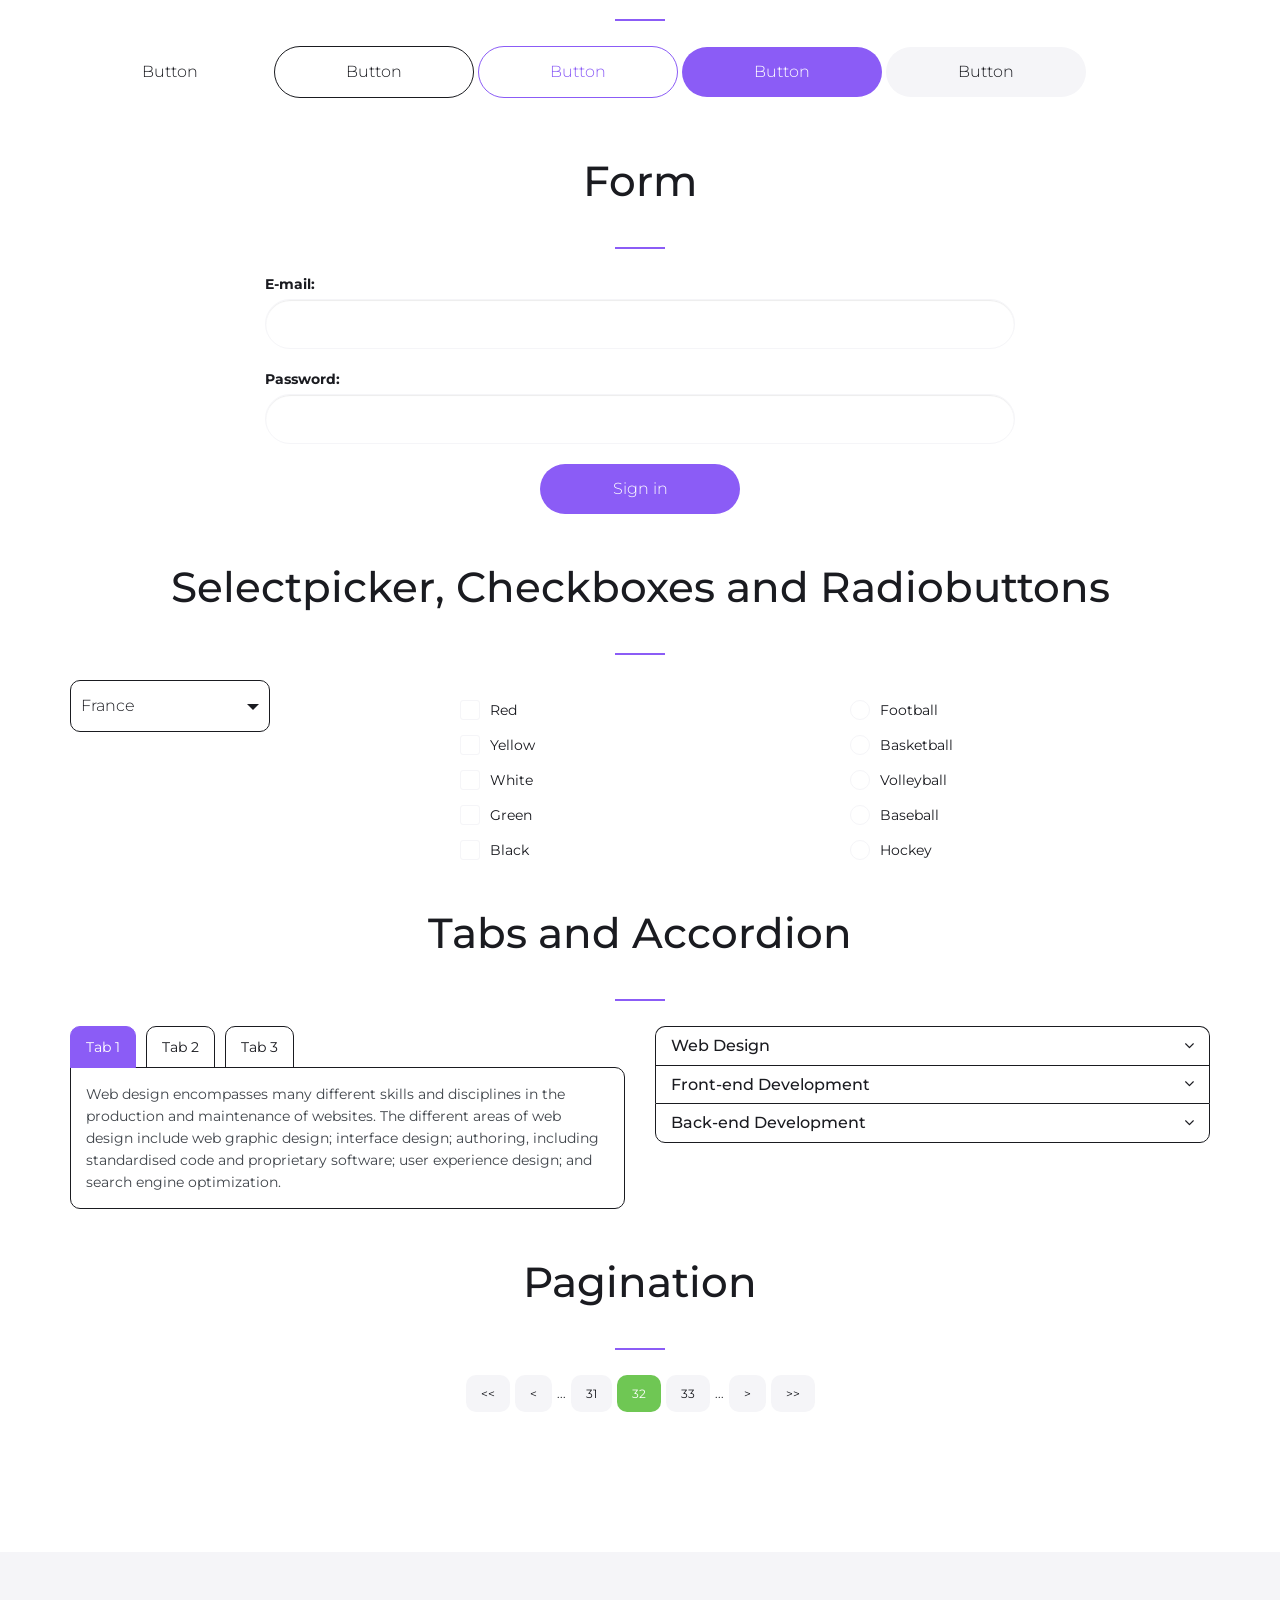
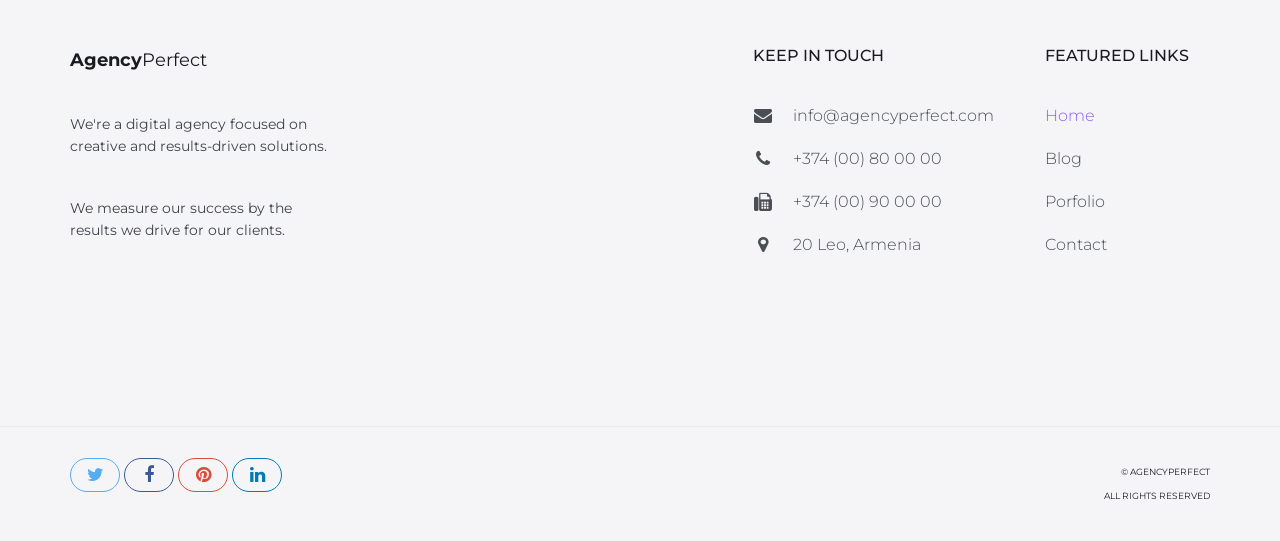
<file: ui-elements.html>
<!DOCTYPE html>
<html lang="en">
<head>

    <!-- Basic Page Needs
    ================================================== -->
    <meta http-equiv="Content-Type" content="text/html; charset=utf-8">
    <meta http-equiv="X-UA-Compatible" content="IE=edge">

    <title>UI Elements | Agency Perfect</title>

    <meta name="description" content="">
    <meta name="robots" content="noindex, nofollow">
    <meta name="author" content="">
    <meta name="keywords" content="">

    <!-- Mobile Specific Metas
    ================================================== -->
    <meta name="viewport" content="width=device-width, minimum-scale=1.0, maximum-scale=1.0">
    <meta name="apple-mobile-web-app-capable" content="yes">

    <!-- Fonts -->
    <link href="https://fonts.googleapis.com/css?family=Montserrat:300,300i,400,600,700" rel="stylesheet">
    <link rel="stylesheet" href="http://cdnjs.cloudflare.com/ajax/libs/font-awesome/4.4.0/css/font-awesome.min.css">

    <!-- Favicon
    ================================================== -->
    <link rel="apple-touch-icon" sizes="180x180" href="assets/img/apple-touch-icon.png">
    <link rel="icon" type="image/png" sizes="16x16" href="assets/img/favicon.png">

    <!-- Stylesheets
    ================================================== -->
    <!-- Bootstrap core CSS -->
    <link href="assets/css/bootstrap.min.css" rel="stylesheet">

    <!-- Custom styles for this template -->
    <link href="assets/css/style.css" rel="stylesheet">
    <link href="assets/css/responsive.css" rel="stylesheet">

    <!-- HTML5 shim and Respond.js IE8 support of HTML5 elements and media queries -->
    <!--[if lt IE 9]>
    <script src="https://oss.maxcdn.com/libs/html5shiv/3.7.0/html5shiv.js"></script>
    <script src="https://oss.maxcdn.com/libs/respond.js/1.4.2/respond.min.js"></script>
    <![endif]-->

</head>
<body>

    <header id="masthead" class="site-header site-header-white">
        <nav id="primary-navigation" class="site-navigation">
            <div class="container">

                <div class="navbar-header">
                   
                    <a href="index.html" class="site-title"><span>Agency</span>Perfect</a>

                </div><!-- /.navbar-header -->

                <div class="collapse navbar-collapse" id="agency-navbar-collapse">

                    <ul class="nav navbar-nav navbar-right">

                        <li><a href="index.html">Home</a></li>
                        <li class="dropdown"><a href="#" class="dropdown-toggle" data-toggle="dropdown">Pages<i class="fa fa-caret-down hidden-xs" aria-hidden="true"></i></a>

                            <ul class="dropdown-menu" role="menu" aria-labelledby="menu1">
                              <li><a href="portfolio.html">Portfolio</a></li>
                              <li><a href="blog.html">Blog</a></li>
                            </ul>

                        </li>
                        <li><a href="portfolio.html">Portfolio</a></li>
                        <li><a href="blog.html">Blog</a></li>
                        <li><a href="contact.html">Contact</a></li>
                        <li class="active"><a href="ui-elements.html">UI Elements</a></li>

                    </ul>

                </div>

            </div>   
        </nav><!-- /.site-navigation -->
    </header><!-- /#mastheaed -->

    <div id="hero" class="hero overlay subpage-hero portfolio-hero">
        <div class="hero-content">
            <div class="hero-text">
                <h1>UI Elements</h1>
                <ol class="breadcrumb">
                  <li class="breadcrumb-item"><a href="#">Home</a></li>
                  <li class="breadcrumb-item active">UI Elements</li>
                </ol>
            </div><!-- /.hero-text -->
        </div><!-- /.hero-content -->
    </div><!-- /.hero -->

    <main id="main" class="site-main">

        <section class="site-section section-ui-elements">
            <div class="container">

                <div class="typography">

                        <h2 class="text-center heading-separator">Typography</h2>

                        <h1>Heading 1</h1>
                        <p>Lorem ipsum dolor sit amet, consectetur adipiscing elit. Vivamus eu pharetra ex. Etiam eget diam ligula. Sed at blandit ante. Vivamus feugiat, lacus eu suscipit mattis, tortor mi aliquam leo, quis laoreet ante sem sed sapien.</p>

                        <h2 class="mt-50">Heading 2</h2>
                        <p>Lorem ipsum dolor sit amet, consectetur adipiscing elit. Vivamus eu pharetra ex. Etiam eget diam ligula. Sed at blandit ante. Vivamus feugiat, lacus eu suscipit mattis, tortor mi aliquam leo, quis laoreet ante sem sed sapien.</p>

                        <h3 class="mt-50">Heading 3</h3>
                        <p>Lorem ipsum dolor sit amet, consectetur adipiscing elit. Vivamus eu pharetra ex. Etiam eget diam ligula. Sed at blandit ante. Vivamus feugiat, lacus eu suscipit mattis, tortor mi aliquam leo, quis laoreet ante sem sed sapien.</p>

                        <h4 class="mt-50">Heading 4</h4>
                        <p>Lorem ipsum dolor sit amet, consectetur adipiscing elit. Vivamus eu pharetra ex. Etiam eget diam ligula. Sed at blandit ante. Vivamus feugiat, lacus eu suscipit mattis, tortor mi aliquam leo, quis laoreet ante sem sed sapien.</p>

                        <h5 class="mt-50">Heading 5</h5>
                        <p>Lorem ipsum dolor sit amet, consectetur adipiscing elit. Vivamus eu pharetra ex. Etiam eget diam ligula. Sed at blandit ante. Vivamus feugiat, lacus eu suscipit mattis, tortor mi aliquam leo, quis laoreet ante sem sed sapien.</p>

                        <h6 class="mt-50">Heading 6</h6>
                        <p>Lorem ipsum dolor sit amet, consectetur adipiscing elit. Vivamus eu pharetra ex. Etiam eget diam ligula. Sed at blandit ante. Vivamus feugiat, lacus eu suscipit mattis, tortor mi aliquam leo, quis laoreet ante sem sed sapien.</p>

                </div><!-- /.typography -->

                <div class="buttons mt-50">
                    <h2 class="text-center heading-separator">Buttons</h2>
                    <div class="row">
                        <div class="col-sm-12">
                            <a href="#" class="btn mb-10">Button</a>
                            <a href="#" class="btn btn-border mb-10">Button</a>
                            <a href="#" class="btn btn-fill mb-10">Button</a>
                            <a href="#" class="btn btn-green mb-10">Button</a>
                            <a href="#" class="btn btn-gray mb-10">Button</a>
                        </div>
                    </div>
                </div><!-- /.buttons -->

                <div class="row mt-50">
                    <div class="col-md-8 col-md-offset-2">
                        <h2 class="text-center heading-separator">Form</h2>
                        <form>
                            <div class="row">
                                <div class="col-sm-12">
                                    <div class="form-group">
                                      <label for="email">E-mail:</label>
                                      <input type="email" class="form-control" id="email">
                                    </div>
                                </div>
                                <div class="col-sm-12 mt-20">
                                    <div class="form-group">
                                      <label for="name">Password:</label>
                                      <input type="password" class="form-control" id="password">
                                    </div>
                                </div>
                            </div>
                            <div class="text-center mt-20">
                                <button class="btn btn-green">Sign in</button>
                            </div>
                        </form>
                    </div>
                </div><!-- /.form -->

                <div class="selectpicker-checkboxes-radiobtn mt-50">
                    <h2 class="text-center heading-separator">Selectpicker, Checkboxes and Radiobuttons</h2>
                    <div class="row">
                        
                        <div class="col-sm-4">
                            <select class="selectpicker">
                                <option>France</option>
                                <option>Spain</option>
                                <option>Italy</option>
                            </select>
                        </div>

                        <div class="col-sm-4 mt-20">
                            <div class="checkbox">
                                <input type="checkbox" id="checkbox1">
                                <label for="checkbox1">Red</label>
                            </div>
                            <div class="checkbox">
                                <input type="checkbox" id="checkbox2">
                                <label for="checkbox2">Yellow</label>
                            </div>
                            <div class="checkbox">
                                <input type="checkbox" id="checkbox3">
                                <label for="checkbox3">White</label>
                            </div>
                            <div class="checkbox">
                                <input type="checkbox" id="checkbox4">
                                <label for="checkbox4">Green</label>
                            </div>
                            <div class="checkbox">
                                <input type="checkbox" id="checkbox5">
                                <label for="checkbox5">Black</label>
                            </div>
                        </div>

                        <div class="col-sm-4 mt-20">
                            <div class="radio-btn">
                                <input type="radio" name="radio-btn" id="radio-btn1">
                                <label for="radio-btn1">Football</label>
                            </div>
                            <div class="radio-btn">
                                <input type="radio" name="radio-btn" id="radio-btn2">
                                <label for="radio-btn2">Basketball</label>
                            </div>
                            <div class="radio-btn">
                                <input type="radio" name="radio-btn" id="radio-btn3">
                                <label for="radio-btn3">Volleyball</label>
                            </div>
                            <div class="radio-btn">
                                <input type="radio" name="radio-btn" id="radio-btn4">
                                <label for="radio-btn4">Baseball</label>
                            </div>
                            <div class="radio-btn">
                                <input type="radio" name="radio-btn" id="radio-btn5">
                                <label for="radio-btn5">Hockey</label>
                            </div>
                        </div>
                    </div>
                </div><!-- /.selectpicker-checkboxes-radiobtn -->


                <div class="ui-tabs-accordion mt-50">
                    <h2 class="text-center heading-separator">Tabs and Accordion</h2>
                    <div class="row">   

                        <div class="col-md-6">

                            <ul class="nav nav-tabs tab-style" role="tablist">
                                <li class="active"><a aria-expanded="true" href="#htab1" role="tab" data-toggle="tab">Tab 1</a></li>
                                <li class=""><a aria-expanded="false" href="#htab2" role="tab" data-toggle="tab">Tab 2</a></li>
                                <li class=""><a aria-expanded="false" href="#htab3" role="tab" data-toggle="tab">Tab 3</a></li>
                            </ul><!-- /.nav-tabs -->

                            <div class="tab-content">
                                <div class="tab-pane fade active in" id="htab1">
                                    <p>Web design encompasses many different skills and disciplines in the production and maintenance of websites. The different areas of web design include web graphic design; interface design; authoring, including standardised code and proprietary software; user experience design; and search engine optimization.</p>
                                </div><!-- /.tab-pane  -->
                                <div class="tab-pane fade" id="htab2">
                                    <p>Front-end web development, also known as client-side development is the practice of producing HTML, CSS and JavaScript for a website or Web Application so that a user can see and interact with them directly.</p>
                                </div><!-- /.tab-pane -->
                                <div class="tab-pane fade" id="htab3">
                                    <p>A rule of thumb is that the front (or "client") side is any component manipulated by the user. The server-side (or "back end") code usually resides on the server, often far removed physically from the user.</p>
                                </div><!-- /.tab-pane  -->
                            </div><!-- /.tab-content -->

                        </div>

                        <div class="col-md-6">

                            <div class="panel-group accordion mb-50" id="accordion">
                                <div class="panel">
                                    <div class="panel-heading">
                                        <h4 class="panel-title">
                                            <a class="collapsed" aria-expanded="false" data-toggle="collapse" data-parent="#accordion" href="#collapseOne">
                                                Web Design
                                            </a>
                                        </h4><!-- /.panel-title -->
                                    </div><!-- /.panel-heading -->
                                    <div aria-expanded="false" id="collapseOne" class="panel-collapse collapse">
                                        <div class="panel-body">
                                            <p>Web design encompasses many different skills and disciplines in the production and maintenance of websites. The different areas of web design include web graphic design; interface design; authoring, including standardised code and proprietary software; user experience design; and search engine optimization.</p>
                                        </div><!-- /.panel-body -->
                                    </div><!-- /.panel-collapse -->
                                </div><!-- /.panel -->
                                <div class="panel">
                                    <div class="panel-heading">
                                        <h4 class="panel-title">
                                            <a aria-expanded="false" data-toggle="collapse" data-parent="#accordion" href="#collapseTwo" class="collapsed">
                                                Front-end Development
                                            </a>
                                        </h4><!-- /.panel-title -->
                                    </div><!-- /.panel-heading -->
                                    <div aria-expanded="false" id="collapseTwo" class="panel-collapse collapse">
                                        <div class="panel-body">
                                            <p>Front-end web development, also known as client-side development is the practice of producing HTML, CSS and JavaScript for a website or Web Application so that a user can see and interact with them directly.</p>
                                        </div><!-- /.panel-body -->
                                    </div><!-- /.panel-collapse -->
                                </div><!-- /.panel -->
                                <div class="panel">
                                    <div class="panel-heading">
                                        <h4 class="panel-title">
                                            <a aria-expanded="false" data-toggle="collapse" data-parent="#accordion" href="#collapseThree" class="collapsed">
                                                Back-end Development
                                            </a>
                                        </h4><!-- /.panel-title -->
                                    </div><!-- /.panel-heading -->
                                    <div aria-expanded="false" id="collapseThree" class="panel-collapse collapse">
                                        <div class="panel-body">
                                            <p>A rule of thumb is that the front (or "client") side is any component manipulated by the user. The server-side (or "back end") code usually resides on the server, often far removed physically from the user.</p>
                                        </div><!-- /.panel-body -->
                                    </div><!-- /.panel-collapse -->
                                </div><!-- /.panel -->
                            </div><!-- /.panel-group -->

                        </div>

                    </div>
                </div>

                <div class="ui-pagination mt-50">
                    <h2 class="text-center heading-separator">Pagination</h2>
                    <div class="row">
                        <div class="col-md-12 text-center">
                            <ul class="pagination">
                                <li><a href="#">&lt;&lt;</a></li>
                                <li><a href="#">&lt;</a></li>
                                <li class="more"><a href="#">...</a></li>
                                <li><a href="#">31</a></li>
                                <li class="active"><a href="#">32</a></li>
                                <li><a href="#">33</a></li>
                                <li class="more"><a href="#">...</a></li>
                                <li><a href="#">&gt;</a></li>
                                <li><a href="#">&gt;&gt;</a></li>
                            </ul><!-- /.pagination -->               
                        </div>
                    </div>
                </div><!-- /.ui-pagination -->

            </div>
        </section><!-- /.section-ui-elements -->

    </main><!-- /#main -->

    <footer id="colophon" class="site-footer">
        <div class="container">
            <div class="row">
                <div class="col-md-3 col-sm-4 col-xs-6">
                    <a class="site-title"><span>Agency</span>Perfect</a>
                    <p>We're a digital agency focused on creative and results-driven solutions.</p>
                    <p>We measure our success by the results we drive for our clients.</p>
                </div>
                <div class="col-lg-offset-4 col-md-3 col-sm-4 col-md-offset-2 col-sm-offset-0 col-xs-6 ">
                    <h3>Keep in touch</h3>
                    <ul class="list-unstyled contact-links">
                        <li><i class="fa fa-envelope" aria-hidden="true"></i><a href="mailto:info@agencyperfect.com">info@agencyperfect.com</a></li>
                        <li><i class="fa fa-phone" aria-hidden="true"></i><a href="tel:+37400800000">+374 (00) 80 00 00 </a></li>
                        <li><i class="fa fa-fax" aria-hidden="true"></i><a href="+37400900000">+374 (00) 90 00 00</a></li>
                        <li><i class="fa fa-map-marker" aria-hidden="true"></i><p>20 Leo, Armenia</p></li>
                    </ul>
                </div>
                <div class="clearfix visible-xs"></div>
                <div class="col-lg-2 col-md-3 col-sm-4 col-xs-6">
                    <h3>Featured links</h3>
                    <ul class="list-unstyled">
                        <li class="active"><a href="index.html">Home</a></li>
                        <li><a href="blog.html">Blog</a></li>
                        <li><a href="portfolio.html">Porfolio</a></li>
                        <li><a href="contact.html">Contact</a></li>
                    </ul>
                </div>
            </div>
        </div>
        <div class="copyright">
            <div class="container">
                <div class="row">
                    <div class="col-xs-8">
                        <div class="social-links">
                            <a class="twitter-bg" href="#"><i class="fa fa-twitter"></i></a>
                            <a class="facebook-bg" href="#"><i class="fa fa-facebook"></i></a>
                            <a class="pinterest" href="#"><i class="fa fa-pinterest"></i></a>
                            <a class="linkedin-bg" href="#"><i class="fa fa-linkedin"></i></a>
                        </div><!-- /.social-links -->
                    </div>
                    <div class="col-xs-4">
                        <div class="text-right">
                            <p>&copy; AgencyPerfect</p>
                            <p>All Rights Reserved</p>
                        </div>
                    </div>
                </div>
            </div>
        </div><!-- /.copyright -->
    </footer><!-- /#footer -->



    <!-- Bootstrap core JavaScript
    ================================================== -->
    <!-- Placed at the end of the document so the pages load faster -->
    <script src="https://ajax.googleapis.com/ajax/libs/jquery/3.1.1/jquery.min.js"></script>
    <script src="assets/js/bootstrap.min.js"></script>
    <script src="assets/js/bootstrap-select.min.js"></script>
    <script src="assets/js/jquery.slicknav.min.js"></script>
    <script src="assets/js/jquery.countTo.min.js"></script>
    <script src="assets/js/jquery.shuffle.min.js"></script>
    <script src="assets/js/script.js"></script>
  
</body>
</html>
</file>
<file: assets/css/style.css>
/*
 * Theme Name: 
 * Theme URI: 
 * Author: Milan Savov, Nikola Kostov
 * Author URI/Mail: milan.savov@gmail.com, nikolakostov1991@gmail.com
 * Version: 1.0
 * */

/* Academia Enot Color Palette */
:root {
    --primary-purple: #8B5CF6;      /* Morado vibrante - color principal */
    --secondary-purple: #A855F7;    /* Lila - color secundario */
    --dark-purple: #6B46C1;         /* Morado oscuro - acentos */
    --light-purple: #C4B5FD;        /* Morado claro - fondos suaves */
    --text-dark: #1a1b20;           /* Gris muy oscuro - texto principal */
    --text-light: #3f444a;          /* Gris oscuro - texto secundario (mejor contraste) */
}

 /* TABLE OF CONTENT 
*
* - CUSTOM RESETS
    - Buttons
    - Forms
* - LAYOUT
* - HEADER 
    - Site Logo
    - Navigation
* - HERO (BANNER)
* - HOMEPAGE SECTIONS
    - Features 
    - Services
    - Map Feature 
    - Portfolio
    - Newsletter 
* - FOOTER
* - PAGES
    - PORTFOLIO
    - PORTFOLIO ITEM
    - BLOG
    - BLOG POST
    - CONTACT
*
*/


/* CUSTOM RESETS
================================================== */
a {
    transition: all 0.25s ease-in-out;
    -moz-transition: all 0.25s ease-in-out;
    -webkit-transition: all 0.25s ease-in-out;
    -o-transition: all 0.25s ease-in-out;
    -ms-transition: all 0.25s ease-in-out;
    cursor: pointer;
    color: var(--text-light);
}

a:focus,
a:hover {
    color: var(--primary-purple);
    outline: 0 none;
    text-decoration: none;
}

p {
    margin-bottom: 0;
    font-size: 14px;
    font-weight: 400;
    color: var(--text-light);
    line-height: 22px;
}

h1 {
    font-size: 62px;
}

h2 {
    font-size: 42px;
}

h1,h2,h3,h4,h5 {
    color: #1a1b20;
}

p + p {
    margin-top: 40px;
}

/* Buttons */
.btn {
    line-height: 50px;
    min-width: 200px;
    font-size: 16px;
    font-weight: 300;
    border: 0;
    border-radius: 50px;
    color: #1a1b20;
    background-color: #fff;
    padding: 0;
    transition: color 0.25s ease-in-out, background-color 0.25s ease-in-out;
    -moz-transition: color 0.25s ease-in-out, background-color 0.25s ease-in-out;
    -webkit-transition: color 0.25s ease-in-out, background-color 0.25s ease-in-out;
    -o-transition: color 0.25s ease-in-out, background-color 0.25s ease-in-out;
    -ms-transition: color 0.25s ease-in-out, background-color 0.25s ease-in-out;
}

.btn-border {
    border: 1px solid #1a1b20;
}

.btn-fill {
    background-color: transparent;
    color: var(--primary-purple);
    border: 1px solid var(--primary-purple);
}

.btn-gray {
    background-color: #f5f5f8;
    color: #1a1b20;
}

.btn-green {
    background-color: var(--primary-purple);
    color: #fff;  
}

.btn:hover,
button.btn:hover,
.btn:focus,
button.btn:focus {
    background-color: #1a1b20;
    color: #fff;
    border: #fff;
}

.btn-gray:hover,
.btn-gray:focus {
    background-color: var(--primary-purple);
    color: #fff;    
}

/* 
 * Forms 
 */
/* Input fields */
.form-group {
    position: relative;
    margin: 0 auto;
    width: 100%;
}

.form-control {
    border-radius: 25px;
    height: 50px;
    padding: 15px 20px;
    border-color: #f5f5f8;
}

.form-control + .form-control {
    margin-top: 10px;
}

.form-control:focus {
    background-color: #f5f5f8;
    border-color: #f5f5f8;
    box-shadow: none;
    outline: none;
}

.form-group .btn {
    position: absolute;
    top: 5px;
    right: 5px;
    line-height: 40px;
    min-width: 60px;
    font-size: 16px;
    border-radius: 25px;
}

.form-control-comment {
    height: 100px;
    resize: none;
}

.search-form .form-group .form-control {
    padding-right: 80px;
}

/* ELEMENTS
================================================== */
/* Checkbox fields */
input[type=checkbox],
input[type=radio] {
    position: absolute;
    visibility: hidden;
    height: auto;
    margin-top: 0;
}

.checkbox {
    margin: 0;
} 

.checkbox + .checkbox,
.radio-btn + .radio-btn {
    margin-top: 15px;
}

.checkbox [type="checkbox"]:not(:checked) + label,
.checkbox [type="checkbox"]:checked + label {
    position: relative;
    padding-left: 30px;
    cursor: pointer;
}

.checkbox [type="checkbox"]:not(:checked) + label:before,
.checkbox [type="checkbox"]:checked + label:before {
    content: '';
    position: absolute;
    left:0; 
    width: 20px; 
    height: 20px;
    background-color: #fff;
    border: 1px solid #f5f5f8;
    border-radius: 3px;
    box-shadow: none;
    transition: border-color .2s;
    -webkit-transition: border-color .2s;
    -ms-transition: border-color .2s;
    -o-transition: border-color .2s;
    -ms-transition: border-color .2s;
}

.checkbox [type="checkbox"]:not(:checked) + label:after,
.checkbox [type="checkbox"]:checked + label:after {
    content: '\f00c';
    font-family: 'FontAwesome';
    position: absolute;
    top: 50%;
    left: 0;
    text-align: center;
    font-size: 15px;
    height: 20px;
    width: 20px;
    border-radius: 3px;
    color: #fff;
    background-color: var(--primary-purple);
    transform: translateY(-50%);
    -webkit-transform: translateY(-50%);
    -ms-transform: translateY(-50%);
    -o-transform: translateY(-50%);
    -ms-transform: translateY(-50%);
      transition: opacity .2s;
    -webkit-transition: opacity .2s;
    -ms-transition: opacity .2s;
    -o-transition: opacity .2s;
    -ms-transition: opacity .2s;
}

.checkbox [type="checkbox"]:not(:checked) + label:after {
    opacity: 0;
}

.checkbox [type="checkbox"]:checked + label:after {
    opacity: 1;
}

.checkbox [type="checkbox"]:disabled:not(:checked) + label:before,
.checkbox [type="checkbox"]:disabled:checked + label:before {
    box-shadow: none;
    border-color: #bbb;
    background-color: #ddd;
}

.checkbox [type="checkbox"]:disabled:checked + label:after {
    color: #999;
}
.checkbox [type="checkbox"]:disabled + label {
    color: #aaa;
}

.checkbox [type="checkbox"]:checked:focus + label:before,
.checkbox [type="checkbox"]:not(:checked):focus + label:before {
    border: 1px dotted var(--primary-purple);
}

.checkbox [type="checkbox"]:not(:checked) + label:hover:before,
.checkbox [type="checkbox"]:checked + label:hover:before {
    border: 1px solid var(--primary-purple);
}

/* Radiobutton fields */
.radio-btn label {
    font-weight: 400;
}

.radio-btn [type="radio"]:not(:checked) + label,
.radio-btn [type="radio"]:checked + label {
    position: relative;
    padding-left: 30px;
    cursor: pointer;
    margin-bottom: 0;
}

.radio-btn [type="radio"]:not(:checked) + label:before,
.radio-btn [type="radio"]:checked + label:before {
    content: '';
    position: absolute;
    left:0; 
    top: 50%;
    width: 20px;
    height: 20px;
    background-color: #fff;
    border: 1px solid #f5f5f8;
    border-radius: 50px;
    box-shadow: none;
    transform: translateY(-50%);
    -webkit-transform: translateY(-50%);
    -ms-transform: translateY(-50%);
    -o-transform: translateY(-50%);
    -ms-transform: translateY(-50%);
    transition: border-color .2s;
    -webkit-transition: border-color .2s;
    -ms-transition: border-color .2s;
    -o-transition: border-color .2s;
    -ms-transition: border-color .2s;
}

.radio-btn [type="radio"]:not(:checked) + label:after,
.radio-btn [type="radio"]:checked + label:after {
    content: '';
    position: absolute;
    width: 12px;
    height: 12px;
    top: 50%;
    left: 4px;
    background-color: var(--primary-purple);
    border-radius: 50px;
    transform: translateY(-50%);
    -webkit-transform: translateY(-50%);
    -ms-transform: translateY(-50%);
    -o-transform: translateY(-50%);
    -ms-transform: translateY(-50%);
    transition: opacity .2s;
    -webkit-transition: opacity .2s;
    -ms-transition: opacity .2s;
    -o-transition: opacity .2s;
    -ms-transition: opacity .2s;
}

.radio-btn [type="radio"]:not(:checked) + label:after {
    opacity: 0;
}
.radio-btn [type="radio"]:checked + label:after {
    opacity: 1;
}

.radio-btn [type="radio"]:disabled:not(:checked) + label:before,
.radio-btn [type="radio"]:disabled:checked + label:before {
    box-shadow: none;
    border-color: #bbb;
    background-color: #ddd;
}

.radio-btn [type="radio"]:disabled:checked + label:after {
    color: #999;
}

.radio-btn [type="radio"]:disabled + label {
    color: #aaa;
}

.radio-btn [type="radio"]:checked:focus + label:before,
.radio-btn [type="radio"]:not(:checked):focus + label:before {
    border: 1px dotted var(--primary-purple);
}

.radio-btn [type="radio"]:checked + label:hover:before,
.radio-btn [type="radio"]:not(:checked) + label:hover:before {
    border: 1px solid var(--primary-purple);
}

/* Selectpicker */
select {
    position: absolute !important;
    bottom: 0;
    left: 50%;
    display: block !important;
    width: .5px !important;
    height: 100% !important;
    padding: 0 !important;
    opacity: 0 !important;
    border: none;
}

.bootstrap-select .btn {
    border: 1px solid #1a1b20;
    border-radius: 10px;
}

.bootstrap-select span.pull-left {
    padding-left: 10px;
}

.bootstrap-select.btn-group .dropdown-menu.inner {
    position: static;
    float: none;
    border: 0;
    padding: 0;
    margin: 0;
    border-radius: 0;
    -webkit-box-shadow: none;
    box-shadow: none;
}

.bootstrap-select.open .dropdown-menu {
    display: block;
    border: 1px solid #1a1b20; 
    border-radius: 10px;
}

.bootstrap-select.btn-group .dropdown-menu {
    padding: 5px 0;
    min-width: 100%;
    overflow: hidden;
    -webkit-box-sizing: border-box;
    -moz-box-sizing: border-box;
    box-sizing: border-box;
    z-index: 9999;
}

.bootstrap-select .dropdown-menu {
    display: none;
    visibility: visible;
    opacity: 1;
    padding: 0;
}

.bootstrap-select .bs-caret {
    float: right;
    padding-right: 10px;
}

.bootstrap-select .bs-caret .caret {
    border-top: 6px dashed;
    border-top: 6px solid\9;
    border-right: 6px solid transparent;
    border-left: 6px solid transparent;   
}

.bootstrap-select .selected {
    color: var(--primary-purple);
}

.bootstrap-select .check-mark {
    display: none;
}

/*  Tabs  */
.tab-style {
    border-bottom: none;
}

.tab-style + .tab-content {
    padding: 15px;
    border: 1px solid #1a1b20;
    border-bottom-left-radius: 10px;
    border-bottom-right-radius: 10px;
    border-top-right-radius: 10px;
}

.nav-tabs.tab-style > li.active > a,
.nav-tabs.tab-style > li > a:hover {
    border: 1px solid var(--primary-purple);
    background-color: var(--primary-purple);
    color: #fff;
}

.nav-tabs.tab-style > li > a {
    position: relative;
    color: #1a1b20;
    margin-right: 0;
    border: 1px solid #1a1b20;
    border-top-left-radius: 10px;
    border-top-right-radius: 10px;
}

.nav-tabs.tab-style > li + li {
    margin-left: 10px;
}

/* Accordion */
.accordion.panel-group {
    margin-bottom: 0;
}

.accordion.panel-group .panel + .panel {
    margin-top: 0;
}

.accordion .panel {
    border: 0;
    box-shadow: none;
    border: 1px solid #1a1b20;
    border-bottom: 0;
    border-radius: 0;
}

.accordion .panel:first-child,
.accordion .panel:first-child .panel-heading a {
    border-top-right-radius:10px;
    border-top-left-radius:10px;
}

.accordion .panel:last-child {
    border-bottom-right-radius:10px;
    border-bottom-left-radius:10px;
    border-bottom: 1px solid #1a1b20;
}

.accordion .panel:last-child .panel-heading a.collapsed {
    border-bottom-right-radius:10px;
    border-bottom-left-radius:10px;
}

.accordion .collapsed {
    height: auto;
}

.accordion .panel-heading {
    background-color: transparent;
    padding: 0;
}

.accordion .panel-heading a {
    display: inline-block;
    position: relative;
    width: 100%;
    padding: 10px 40px 10px 15px;
}

.accordion .panel-heading a.collapsed {
    background-color: transparent;
    color: #1a1b20;
}

.accordion .panel-heading a.collapsed:hover,
.accordion.accordion-gray .panel-heading a.collapsed:hover,
.accordion .panel-heading a {
    background-color: var(--primary-purple);   
    color: #fff; 
}

.accordion .panel-heading a.collapsed::after {
    content: "\f107";
}

.accordion .panel-heading a::after {
    font-family: "FontAwesome";
    content: "\f106";
    position: absolute;
    top: 50%;
    right: 15px;
    transform: translateY(-50%);
    -moz-transform: translateY(-50%);
    -o-transform: translateY(-50%);
    -ms-transform: translateY(-50%);
    -webkit-transform: translateY(-50%);
}

.panel-group .panel-heading+.panel-collapse>.list-group, 
.panel-group .panel-heading+.panel-collapse>.panel-body {
    border: none;
}

/* Pagination */
.pagination {
  margin: 0;
  vertical-align: middle;
}

.pagination > li > a {
  border: none;
  color: #1a1b20;
  background-color: #f5f5f8;
  padding: 10px 15px;
  border-radius: 10px;
  font-size: 12px;
}

.pagination > li + li > a {
  margin-left: 5px;
}

.pagination > li.active > a,
.pagination > li > a:hover,
.pagination > li.active > a:hover {
  background-color: #6fc754;
  color: #fff;
}

.pagination > li:first-child > a {
  border-top-left-radius: 10px;
  border-bottom-left-radius: 10px;
}

.pagination > li:last-child > a {
  border-top-right-radius: 10px;
  border-bottom-right-radius: 10px;
}

.pagination > li.more > a {
  margin-left: 0;
  padding: 10px 5px;
  pointer-events: none;
  background-color: transparent;
}

.pagination > li.more + li > a {
  margin-left: 0;
}

/* LAYOUT
================================================== */
html, body {
    width: 100%;
    max-width: 100%;
    height: 100%;
    margin: 0;
    padding: 0;
    font-family: 'Montserrat', sans-serif;
    color: #1a1b20;
}

html {
    overflow-x: hidden;
}

img,
svg,
video {
    max-width: 100%;
    height: auto;
}

.container {
    max-width: 100%;
}

body {
    padding-top: 80px;
}

/* Ajuste para header sticky */
.site-header.sticky + * {
    margin-top: 0;
}

.img-res {
    display: block;
    width: 100%;
    height: 100vh;
    max-width: 100%;
    max-height: 100%;
    object-fit: cover;
}

/* Background colors */
.gray-bg {
  background-color: #f5f5f8;
}

/* Margin and padding resets */
.mb-10 {margin-bottom: 10px;}
.mt-20 {margin-top: 20px;}
.mt-50 {margin-top: 50px;}

/* HEADER
================================================== */
.site-header {
    position: absolute;
    padding: 0;
    background-color: transparent;
    width: 100%;
    z-index: 3;
}

/* Site-logo */
.site-title {
    font-size: 18px;
    line-height: 26px;
    color: #1a1b20;
    display: flex;
    align-items: center;
}

/* Sticky header */
.site-header {
    position: fixed;
    top: 0;
    left: 0;
    right: 0;
    z-index: 1000;
    transition: all 0.3s ease;
    background-color: rgba(255, 255, 255, 0.15);
    backdrop-filter: blur(8px);
    -webkit-backdrop-filter: blur(8px);
    display: flex;
    align-items: center;
    min-height: 80px;
}

.site-navigation {
    width: 100%;
    display: flex;
    align-items: center;
    min-height: 80px;
}

.site-navigation .container {
    display: flex;
    align-items: center;
    justify-content: space-between;
    max-width: 100%;
    min-height: 80px;
}

.navbar-header {
    display: flex;
    align-items: center;
    height: 80px;
}

.navbar-collapse {
    display: flex;
    align-items: center;
    height: 80px;
}

.navbar-nav {
    display: flex;
    align-items: center;
    height: 100%;
    margin: 0;
}

.navbar-nav > li {
    display: flex;
    align-items: center;
    height: 100%;
}

.navbar-nav > li > a {
    display: flex;
    align-items: center;
    height: 100%;
    padding: 0 15px;
}

.site-header.sticky {
    min-height: 60px;
    box-shadow: 0 2px 10px rgba(0, 0, 0, 0.1);
    background-color: rgba(255, 255, 255, 0.9);
}

.site-header.sticky .site-navigation {
    min-height: 60px;
}

.site-header.sticky .site-navigation .container {
    min-height: 60px;
}

.site-header.sticky .navbar-header {
    height: 60px;
}

.site-header.sticky .navbar-collapse {
    height: 60px;
}

.site-header.sticky .site-title {
    font-size: 16px;
}

.site-header.sticky .logo-img {
    height: 24px;
}

.site-header.sticky .navbar-nav > li > a {
    padding: 0 15px;
}

.logo-img {
    height: 28px;
    width: auto;
    margin-right: 8px;
    vertical-align: middle;
}

.site-title:hover {
    color: #1a1b20;   
}

.site-title span {
    font-weight: 700;
}

.site-title a:hover {
    color: #fff;
}

/* Navigation */
.navbar-collapse {
    text-align: center;
}

.navbar-nav {
    float: none;
    display: inline-block;
}

.navbar-nav > li > a, 
.slicknav_nav > li > a {
    padding: 0;
    font-size: 16px;
    position: relative;
    color: #1a1b20;
    line-height: 26px;
}

.site-header-white .navbar-nav > li > a,
.site-header-white .site-title {
    color: #fff;
}

.navbar-nav > li > a i {
    margin-left: 5px;
}

.navbar-nav > li + li {
    margin-left: 30px;
}

@media (max-width: 1199px) {
    .navbar-nav > li + li {
        margin-left: 16px;
    }

    .navbar-nav > li.lang-switcher-item {
        margin-left: 16px;
    }
}

.nav .open > a, 
.nav .open > a:focus, 
.nav .open > a:hover,
.navbar-nav > li > a:hover,
.navbar-nav > li > a:focus,
.navbar-nav > li.active > a,
.navbar-collapse li a:hover,
.dropdown.open > a, 
.site-header-white .dropdown.open > a,
.dropdown-menu a:hover, 
.dropdown:hover > a, 
.dropdown-menu>li>a:focus,
.dropdown-menu li a:hover,
.slicknav_nav > li.active a,
.slicknav_open .slicknav_arrow,
.slicknav_nav > li a:hover {
    background-color: transparent;
    color: var(--primary-purple);
}

/* Menú móvil personalizado */
.mobile-menu-btn {
    display: none;
    background: none;
    border: none;
    cursor: pointer;
    padding: 8px;
    flex-direction: column;
    justify-content: space-around;
    width: 30px;
    height: 30px;
    position: absolute;
    right: 15px;
    top: 50%;
    transform: translateY(-50%);
    z-index: 1001;
}

.mobile-menu-btn span {
    display: block;
    height: 3px;
    width: 100%;
    background: var(--primary-purple);
    border-radius: 2px;
    transition: all 0.3s ease;
}

.mobile-menu-btn:hover span {
    background: #fff;
}

.mobile-menu-btn.active span:nth-child(1) {
    transform: rotate(45deg) translate(6px, 6px);
}

.mobile-menu-btn.active span:nth-child(2) {
    opacity: 0;
}

.mobile-menu-btn.active span:nth-child(3) {
    transform: rotate(-45deg) translate(6px, -6px);
}

/* Modal del menú móvil */
.mobile-menu-modal {
    position: fixed;
    top: 0;
    left: 0;
    width: 100%;
    height: 100%;
    background: rgba(0, 0, 0, 0.8);
    backdrop-filter: blur(5px);
    -webkit-backdrop-filter: blur(5px);
    z-index: 10000;
    display: none;
    opacity: 0;
    transition: opacity 0.3s ease;
}

.mobile-menu-modal.active {
    display: flex;
    opacity: 1;
}

.mobile-menu-content {
    background: rgba(255, 255, 255, 0.95);
    backdrop-filter: blur(15px);
    -webkit-backdrop-filter: blur(15px);
    width: 90%;
    max-width: 400px;
    height: 100%;
    margin-left: auto;
    padding: 60px 30px 30px;
    box-shadow: -5px 0 20px rgba(0, 0, 0, 0.2);
    position: relative;
    transform: translateX(100%);
    transition: transform 0.3s ease;
    display: -webkit-flex;
    display: flex;
    -webkit-flex-direction: column;
    flex-direction: column;
    -webkit-align-items: center;
    align-items: center;
}

.mobile-menu-modal.active .mobile-menu-content {
    transform: translateX(0);
}

.mobile-menu-close {
    position: absolute;
    top: 20px;
    right: 20px;
    background: none;
    border: none;
    font-size: 30px;
    color: var(--primary-purple);
    cursor: pointer;
    width: 40px;
    height: 40px;
    display: flex;
    align-items: center;
    justify-content: center;
    border-radius: 50%;
    transition: all 0.3s ease;
}

.mobile-menu-close:hover {
    background: var(--primary-purple);
    color: #fff;
}

.mobile-menu-nav {
    display: flex;
    flex-direction: column;
    gap: 20px;
    margin-top: 40px;
    width: 100%;
}

.mobile-menu-link {
    display: block;
    padding: 15px 20px;
    font-size: 18px;
    font-weight: 500;
    color: #1a1b20;
    text-decoration: none;
    border-radius: 10px;
    transition: all 0.3s ease;
    text-align: center;
    border: 2px solid transparent;
}

.mobile-menu-link:hover {
    background: var(--primary-purple);
    color: #fff;
    transform: translateX(-5px);
    border-color: var(--primary-purple);
}

.mobile-menu-link.active {
    background: var(--primary-purple);
    color: #fff;
    border-color: var(--primary-purple);
}

/* Evitar parpadeo al cargar el idioma guardado */
html.i18n-pending body {
    visibility: hidden;
}

/* Selector de idioma */
.lang-switcher {
    display: -webkit-inline-flex;
    display: inline-flex;
    -webkit-flex-direction: row;
    flex-direction: row;
    -webkit-align-items: stretch;
    align-items: stretch;
    -webkit-flex-shrink: 0;
    flex-shrink: 0;
    height: 24px;
    border: 1px solid var(--primary-purple);
    border-radius: 999px;
    background-color: transparent;
    overflow: hidden;
    -webkit-transform: translateZ(0);
    transform: translateZ(0);
    box-sizing: border-box;
}

.navbar-nav > li.lang-switcher-item {
    margin-left: 24px;
}

.navbar-nav > li.lang-switcher-item:hover,
.navbar-nav > li.lang-switcher-item:focus {
    background: transparent;
}

.lang-btn {
    -webkit-appearance: none;
    appearance: none;
    display: -webkit-flex;
    display: flex;
    -webkit-align-items: center;
    align-items: center;
    -webkit-justify-content: center;
    justify-content: center;
    margin: 0;
    padding: 0 9px;
    border: 0;
    border-radius: 0;
    height: auto;
    min-height: 0;
    min-width: 0;
    line-height: 1;
    font-family: 'Montserrat', sans-serif;
    font-size: 10px;
    font-weight: 600;
    letter-spacing: 0.4px;
    color: #1a1b20;
    background-color: transparent;
    background-image: none;
    box-shadow: none;
    box-sizing: border-box;
    cursor: pointer;
    white-space: nowrap;
    text-align: center;
    -webkit-user-select: none;
    user-select: none;
    -webkit-font-smoothing: antialiased;
    -webkit-tap-highlight-color: transparent;
    transition: color 0.25s ease-in-out, background-color 0.25s ease-in-out;
}

.lang-btn::-moz-focus-inner {
    border: 0;
    padding: 0;
}

.lang-btn:first-child {
    border-radius: 999px 0 0 999px;
}

.lang-btn:last-child {
    border-radius: 0 999px 999px 0;
}

.lang-btn:hover,
.lang-btn:focus {
    color: var(--primary-purple);
    background-color: transparent;
    outline: none;
}

.lang-btn.active {
    background-color: var(--primary-purple);
    color: #fff;
}

.lang-btn.active:hover,
.lang-btn.active:focus {
    background-color: var(--dark-purple);
    color: #fff;
}

.lang-switcher--mobile {
    display: -webkit-inline-flex;
    display: inline-flex;
    margin: 48px auto 0;
    height: 36px;
}

.lang-switcher--mobile .lang-btn {
    font-size: 12px;
    padding: 0 16px;
}

/* Mostrar botón hamburguesa en móviles */
@media (max-width: 991px) {
    .mobile-menu-btn {
        display: flex;
    }
    
    .navbar-collapse {
        display: none !important;
    }
}

.navbar-toggle {
    border-color: #fff;
    margin: 0 15px 0 0;
    position: relative;
    top: -1px;
}

.navbar-toggle:hover,
.navbar-toggle[aria-expanded=true] {
    background-color: #fff;
    border-color: #000;
    cursor: pointer;
}

.navbar-toggle:hover .icon-bar,
.navbar-toggle[aria-expanded=true] .icon-bar {
    background-color: #000;
}

.navbar-toggle  .icon-bar {
    background-color: #fff;
}

.navbar-nav .dropdown-menu {
    display: block;
    opacity: 0;
    visibility: hidden;
    border-radius: 0;
    min-width: 130px;
    border: 0;
    border-top: 5px solid var(--primary-purple);
    top: 140%;
    transition: all 0.4s;
    -moz-transition: all 0.4s;
    -webkit-transition: all 0.4s;
    -o-transition: all 0.4s;
    -ms-transition: all 0.4s;
}

.navbar-nav li a:hover + .dropdown-menu,
.navbar-nav .dropdown-menu:hover {
    opacity: 1;
    visibility: visible;
    top: 100%;
    transition-delay: 0s;
}

.dropdown-menu li a {
    padding: 5px 15px;
    position: relative;
    left: 0;
}

.dropdown-menu li a:hover {
    left: 15px;
}

/* HERO
================================================== */
.hero { 
    background: url(../img/hero.jpg) no-repeat center / cover; 
    height: 100%;
    width: 100%;
    display: table;
    position: relative;
}

.overlay:before {
  content: '';
  background-color: rgba(255,255,255,0.5);
  height: 100%;
  width: 100%;
  position: absolute;
  top: 0;
  left: 0;
  z-index: 0;
}

.hero-content {
    display: table-cell;
    vertical-align: middle;
    padding-top: 75px;
    padding-bottom: 140px;
    position: relative;
    z-index: 10;
}

.hero-text {
    max-width: 890px;
    width: 100%;
    margin: 0 auto;
    padding: 0 15px;
    text-align: center;
    position: relative;
    z-index: 10;
}

.hero-logo {
    display: flex;
    align-items: center;
    justify-content: center;
    margin-bottom: 30px;
    position: relative;
    z-index: 10;
}

.hero-logo-img {
    height: 40px;
    width: auto;
    margin-right: 12px;
}

.hero-title {
    font-size: 32px;
    color: #000 !important;
    font-weight: 300;
    text-shadow: none;
    opacity: 1;
}

.hero-title-bold {
    font-weight: 700;
    color: #000 !important;
    text-shadow: none;
    opacity: 1;
}

.hero-text h1 {
    position: relative;
    margin: 0;
    color: #000 !important;
    text-shadow: none;
    opacity: 1;
}

.hero-text p {
    position: relative;
    margin: 45px 0 30px;
    font-size: 20px;
    color: #000 !important;
    text-shadow: none;
    opacity: 1;
}

.hero-text .btn {
    position: relative;
    background-color: transparent;
    margin-bottom: 10px;
}

.hero-text .btn:hover {
    background-color: #1a1b20;
    color: #fff;
}

.hero .breadcrumb {
    padding-top: 60px;
    margin-bottom: 0;
}

.hero .breadcrumb:before {
    content: '';
    display: block;
    position: absolute;
    left: 50%;
    bottom: 45px;
    height: 12px;
    width: 80px;
    border-top: 5px solid #fff;
    border-bottom: 3px solid #fff;
    transform: translateX(-50%);
    -moz-transform: translateX(-50%);
    -webkit-transform: translateX(-50%);
    -o-transform: translateX(-50%);
    -ms-transform: translateX(-50%);
}

.subpage-hero {
    height: 400px;
}

.subpage-hero.overlay:before {
    background-color: rgba(38,39,45,0.5);
}

.subpage-hero .hero-content,
.subpage-hero .hero-content h1,
.subpage-hero a  {
    color: #fff;
}

.subpage-hero a:hover {
    color: var(--primary-purple);
}

.portfolio-hero {
    background: url(../img/portfolio-hero.jpg) no-repeat center / cover;     
}

.blog-hero {
    background: url(../img/blog-hero.jpg) no-repeat center / cover;     
}

.contact-hero {
    background: url(../img/contact-hero.jpg) no-repeat center / cover;     
}

/* SITEMAIN
================================================== */
/* site-section */
.site-section {
   padding: 100px 0 140px;
}

.subheading-text {
    font-size: 20px;
    font-style: italic;
}

.heading-separator {
    position: relative;
    margin: 0;
    padding-bottom: 70px;
}

.heading-separator:after {
    content: "";
    position: absolute;
    bottom: 25px;
    left: 0;
    right: 0;
    height: 2px;
    width: 50px;
    margin: 0 auto;
    background-color: #8B5CF6;
}

/* Section: Features */
.section-features h2 {
    padding-bottom: 40px;
    font-size: 30px;
}

.section-features img {
    position: absolute;
    right: 15px;
    height: 380px;
    max-width: calc(100% - 15px);
}

/* Section: Services */
.section-services .subheading-text {
    margin-bottom: 90px;
}

.section-services .col-md-3:nth-child(n+5) .service {
    margin-top: 60px;
}

.service {
    min-height: 250px;
}

.service-title {
    margin: 35px 0 25px;
    font-size: 13px;
    text-transform: uppercase;
}

.service-info {
    font-size: 13px;
    overflow-wrap: break-word;
    word-wrap: break-word;
}

#servizos h2, #niveis h2, .section-map-feature h2, .section-portfolio h2, #contacto h2 {
    color: var(--primary-purple)!important;
}

#servizos a {
    margin-top: 1rem !important;
}

/* Tarjetas con altura igual */
.row.equal-height {
    display: -webkit-flex;
    display: flex;
    -webkit-flex-wrap: wrap;
    flex-wrap: wrap;
}

.row.equal-height > [class*="col-"] {
    display: -webkit-flex;
    display: flex;
    -webkit-flex-direction: column;
    flex-direction: column;
    min-width: 0;
    max-width: 100%;
}

.row.equal-height .service {
    display: flex;
    flex-direction: column;
    height: 100%;
}

.row.equal-height .service .service-info {
    flex-grow: 1;
    display: flex;
    align-items: flex-start;
}

/* Section: Map Feature */
.section-map-feature {
    padding-top: 250px;
    background: #071021 url(../img/pizarra.png) no-repeat top center / cover; 
}

.section-map-feature h2 {
    padding-bottom: 30px;
    margin: 0;
}

.section-map-feature h2,
.section-map-feature p {
    color: #fff;
}

.section-map-feature .btn {
    margin: 5rem 0 10rem;
}

.counter {
    margin-bottom: 30px;
    font-size: 40px;
    font-weight: 300;
    line-height: 1;
}

.counter.has-plus::before {
    content: '+';
}

.counter-item h3 {
    margin: 0;
    font-size: 16px;
    color: var(--primary-purple);
}

/* Section: Portfolio */
.portfolio-item {
    margin-top: 30px;
}

.portfolio-item {
    height: 270px;
    position: relative;
}

.portfolio-item:before {
    content: "";
    position: absolute;
    left: 0;
    top: 0;
    right: 100%;
    bottom: 0;
    background-color: #f5f5f8;
    transition: right 0.25s ease-in-out;
    -moz-transition: right 0.25s ease-in-out;
    -webkit-transition: right 0.25s ease-in-out;
    -o-transition: right 0.25s ease-in-out;
    -ms-transition: right 0.25s ease-in-out;
}

.portfolio-item:hover:before {
    right: 25%;
}

.portfolio-item-title,
.portfolio-item a {
    position: absolute;
    left: 0px;
    margin: 0;
    font-size: 16px;
    opacity: 0;
}

.portfolio-item-title {
    width: 150px; 
    top: 15px;  
    transition: left 0.25s ease-in-out, opacity 0.25s ease-in-out;
    -moz-transition: left 0.25s ease-in-out, opacity 0.25s ease-in-out;
    -webkit-transition: left 0.25s ease-in-out, opacity 0.25s ease-in-out;
    -o-transition: left 0.25s ease-in-out, opacity 0.25s ease-in-out;
    -ms-transition: left 0.25s ease-in-out, opacity 0.25s ease-in-out;
}

.portfolio-item:hover .portfolio-item-title {
    left: 15px;
    opacity: 1;
}

.portfolio-item a {
    bottom: 15px;
    color: #1a1b20;
    padding: 5px 12px;
    border: 1px solid #1a1b20;
    border-radius: 50px;
}

.portfolio-item:hover a {
    left: 55%;
    opacity: 1;
}

.portfolio-item a:hover {
    background-color: #1a1b20;
    color: #fff;
}

.portfolio-item a i {
    width: 16px;
    text-align: center;
}

/* Section: Newsletter */
.section-newsletter h2 {
    padding-bottom: 30px;
    margin: 0;
}

.section-newsletter p + p {
    margin-top: 4px;
}

.newsletter-group {
    max-width: 550px;
}

.newsletter-group .form-control {
    padding-right: 125px;
}

.newsletter-group .btn {
    min-width: 120px;
}

/* Iconos de servicios */
.service-icon {
    font-size: 3.5rem;
    color: #000;
    margin-bottom: 1.25rem;
    display: block;
}

/* Botones responsive */
@media (max-width: 768px) {
    .btn {
        min-width: 180px;
        padding: 0 20px;
        font-size: 14px;
        line-height: 45px;
    }
    
    .btn-border {
        padding: 0 25px;
        line-height: 45px;
    }
    
    .btn-fill {
        padding: 0 25px;
        line-height: 45px;
    }
    
    .hero-text .btn {
        margin-top: 20px;
        display: block;
        width: 100%;
        max-width: 250px;
        margin-left: auto;
        margin-right: auto;
    }
    
    .section-map-feature .btn {
        margin: 3rem 0 5rem;
        min-width: 200px;
    }
    
    .service-icon {
        font-size: 3rem;
    }
}

/* FOOTER
================================================== */
.site-footer {
    background-color: #f5f5f8;
    padding-top: 95px;
}

/* Footer responsive */
@media (max-width: 768px) {
    .site-footer {
        padding-top: 60px;
    }
    
    .site-footer .container {
        padding-bottom: 60px;
    }
    
    .site-footer .col-md-4 {
        margin-bottom: 40px;
        text-align: center;
    }
    
    .site-footer .col-md-4:last-child {
        margin-bottom: 0;
    }
    
    .site-footer .site-title {
        justify-content: center;
        margin-bottom: 30px;
    }
    
    .site-footer h3 {
        margin-bottom: 25px;
        text-align: center;
    }
    
    .site-footer .list-unstyled {
        text-align: center;
    }
    
    .contact-links li {
        text-align: center;
        padding-left: 0;
    }
    
    .contact-links li i {
        position: static;
        display: block;
        margin-bottom: 10px;
        transform: none;
    }
    
    .contact-links li a {
        display: block;
        margin-top: 5px;
    }
}

.site-footer .site-title {
    display: inline-flex;
    align-items: center;
    margin-bottom: 40px;
}

.site-footer .logo-img {
    height: 24px;
    width: auto;
    margin-right: 6px;
}

.site-footer h3 {
    font-size: 16px;
    text-transform: uppercase;
    margin:0 0 40px;
}

.site-footer > .container {
    padding-bottom: 170px;
}

.site-footer .list-unstyled li + li {
    margin-top: 20px;
}

.contact-links li {
    position: relative;
}

.contact-links li i {
    position: absolute;
    top: 50%;
    width: 20px;
    text-align: center;
    font-size: 18px;
    color: #4a4f55;
    transform: translateY(-50%);
    -moz-transform: translateY(-50%);
    -webkit-transform: translateY(-50%);
    -o-transform: translateY(-50%);
    -ms-transform: translateY(-50%);
}

.contact-links li a,
.contact-links li p {
    margin-left: 40px;
}

.list-unstyled {
    margin-bottom: 0;
}

.list-unstyled li a,
.list-unstyled li p {
    font-size: 16px;
    color: #4a4f55;
    font-weight: 300;
}

.list-unstyled li a:hover,
.list-unstyled li.active a {
    color: var(--primary-purple);
}

/* Copyright */
.copyright {
    padding: 30px 0;
    border-top: 1px solid rgba(38, 41, 44, 0.05);
}

.social-links a {
    line-height: 36px;
    padding: 5px 15px;
    font-size: 18px;
    border: 1px solid;
    border-radius: 50px;
}

.social-links a:hover {
    color: #fff;
}

.social-links a i {
    width: 18px;
    text-align: center;
}

a.twitter-bg {
    color: #55acee;
    border-color: #55acee; 
}

a.twitter-bg:hover {
    background-color: #55acee;
}

a.facebook-bg {
  color: #3b5998;
  border-color: #3b5998;
}

a.facebook-bg:hover{
  background-color: #3b5998;
}

a.pinterest {
  color: #dd4b39;
  border-color: #dd4b39;
} 

a.pinterest:hover{
  background-color: #dd4b39;
} 

a.linkedin-bg {
  color: #007bb5;
  border-color: #007bb5;
}

a.linkedin-bg:hover {
  background-color: #007bb5;
}

.copyright .text-right {
    padding: 4px 0;
}

.copyright p {
    font-size: 9px;
    font-weight: 400;
    text-transform: uppercase;
    color: #1a1b20;
}

.copyright p + p {
    margin-top: 2px;
}

/* PAGES
================================================== */
.subpage-site-section {
    padding: 60px 0;
}

.breadcrumb {
    background-color: transparent;
    position: relative;
}

.breadcrumb .active {
    color: #fff;
}

/* 
 * Portfolio
 */
.portfolio-sorting li:nth-child(-n+3){
    margin-bottom: 5px;
}

.portfolio-sorting li a {
    line-height: 40px;
    min-width: 120px;
    font-size: 16px;
}

.portfolio-sorting li .active {
    background-color: var(--primary-purple);
    color: #fff;  
    box-shadow: none;   
}

#grid {
    margin-top: 25px;
}

#grid .col-md-4 {
    display: none;
}

#loadMore {
    margin-top: 30px;
}

#loadMore.disabled {
    background-color: #eee;
    color: #000;
    opacity: 0.3;
}

/* 
 * Portfolio-item
 */
.project-img {
    height: 480px;
}

.project-img + .project-img  {
    margin-top: 20px;
}

.project-info h5 {
    font-size: 18px;
    text-transform: uppercase;
    margin: 0;
}

.project-description,
.project-date-category {
    margin: 30px 0 0;
}

.project-date-category p + p {
    margin-top: 10px;
}

.project-date-category p span {
    font-size: 14px;
    text-transform: uppercase; 
    color: #1a1b20;
    font-weight: 400;
}

.project-info .btn {
    margin-top: 25px;
    line-height: 40px;
    min-width: 120px;
}

.project-info .social-links {
    margin-top: 25px;
}

.section-related-projects {
    padding-top: 0;
}

/* 
 * Blog
 */
.blog-post + .blog-post {
    margin-top: 60px;
}

.blog-post img {
    height: 480px;
}

.post-content,
.post-content .text-right,
.post-meta {
    margin-top: 25px;
}

.blog-post .post-title {
    padding: 0;
    margin: 0;
    font-size: 18px;
    font-weight: 600;
    text-transform: uppercase;
}

.post-content p {
    margin: 25px 0 0;
}

.post-content .post-title a {
    color: #1a1b20;
}

.post-content a {
    color: #4a4f55;   
}

.post-content .read-more {
    position: relative;
    padding-right: 30px;
    text-transform: uppercase;
}

.post-content .read-more:after {
    content: '';
    display: block;
    background-color: #4a4f55;  
    width: 20px;
    height: 2px;
    position: absolute;
    right: 0;
    top: 8px;
    transition: background-color 0.25s ease-in-out;
    -moz-transition: background-color 0.25s ease-in-out;
    -webkit-transition: background-color 0.25s ease-in-out;
    -o-transition: background-color 0.25s ease-in-out;
    -ms-transition: background-color 0.25s ease-in-out;
}

.post-content .read-more:hover:after {
    background-color: var(--primary-purple); 
}

.blog-post a:hover + .post-content .post-title a,
.post-content a:hover {
    color: var(--primary-purple);
}

.post-meta {
    padding: 5px 0;
}

.post-meta span {
    padding: 6px 0;
}

.post-meta span + span {
    margin-left: 40px;
}

.post-meta span a {
    position: relative;
    padding: 6px 0 6px 40px;
}

.post-meta i,
.post-author img {
    position: absolute;
    left: 0;
    top: 0;
}

.post-author img {
    height: 30px;
    width: 30px;
}

.post-meta i {
    font-size: 30px;
}

.post-category i {
    top: 1px;
}

.section-blog .ui-pagination {
    margin-top: 60px;
}

/* 
 * Blog post
 */
/* Post Comments */
.post-comments {
    margin-top: 40px;
}

.post-comments h3,
.respond h3 {
    font-size: 16px;
    margin: 30px 0 15px;
    text-transform: uppercase;
}

.post-comment {
    padding-left: 70px;
    position: relative;
}

.post-comment + .post-comment,
.replied + .post-comment {
    margin-top: 30px;
}

.replied {
    margin: 20px 0 0 70px;
    padding-top: 20px;
    border-top: 1px solid rgba(38,41,44, 0.05)
}

.post-comment img {
    width: 70px;
    height: 70px;
    position: absolute;
    left: 0;
    top: 0;
}

.post-comment-content-details {
    background-color: #f5f5f8;
    padding: 10px 0 10px 20px;
}

.post-comment-content-details p {
    display: inline-block;
    color: #4a4f55;
}

.post-comment-content-details p + p {
    margin: 0 0 0 20px;
}

.post-comment-date i {
    margin-right: 5px;
    line-height: 18px;
}

.comment {
    padding: 15px 0 0 20px;
}

.comment + .comment {
    margin-top: 0px;
}

.comment-reply {
    margin-top: 5px;
}

/* Respond */
.respond .form-control + .btn {
    margin-top: 10px;
}

/* Sidebar */
.sidebar {
    padding-left: 30px;
}

.widget + .widget {
    margin-top: 60px;
}

.widget-title {
    font-size: 18px;
    margin: 0 0 30px;
    text-transform: uppercase;
    letter-spacing: 1px;   
}

.widget .list-unstyled a:hover {
    padding-left: 15px;
}

.widget .list-unstyled li + li {
    margin-top: 20px;
}

.widget-categories li a span {
    float: right;
}

.widget-tags .list-unstyled li + li {
    margin-top: 10px;
    padding-top: 10px;
    border-top: 1px solid rgba(38,41,44,0.05)
}

/* 
 * Contact
 */
/* Section: Contact-us */
.section-contact-us h2 {
    font-size: 18px;
    text-transform: uppercase;
    padding-bottom: 50px;
    letter-spacing: 1px;
}

.section-contact-us .form-group label,
.contact-info h3 {
    margin: 0 0 10px 20px;
    color: #1a1b20;
    font-size: 16px;
    font-weight: 300; 
}

.section-contact-us textarea {
    height: 130px;
}

.section-contact-us .btn {
    margin-top: 35px;
}

.contact-info {
    padding-left: 30px;
}

.contact-info h3 {
    margin-left: 0;
    color: #4a4f55;
}

.contact-info .list-unstyled li {
    font-size: 14px;
    font-weight: 300;
    color: #4a4f55;
}

.contact-info .list-unstyled + h3,
.contact-info a + h3 {
    margin-top: 30px;
}

.section-contact-us .row + .form-group,
.section-contact-us .form-group + .form-group {
    margin-top: 25px;
}

/* Section: map */
.section-map {
  height: 500px;
  width: 100%
}

/* Smooth scroll */
html {
    scroll-behavior: smooth;
}

/* Offset para navegación con header sticky */
section[id] {
    scroll-margin-top: 100px;
}

/* Ajuste específico para diferentes alturas de header */
@media (max-width: 768px) {
    section[id] {
        scroll-margin-top: 80px;
    }
}

/* Mouse scroll indicator styles */
.scroll-indicator {
    position: absolute;
    bottom: 24px;
    left: 50%;
    transform: translateX(-50%);
    -webkit-transform: translateX(-50%);
    z-index: 5;
    text-align: center;
    pointer-events: auto;
}

.scroll-link {
    text-decoration: none;
    color: #fff;
    display: block;
    transition: all 0.3s ease;
}

.scroll-link:hover {
    color: #8B5CF6;
    text-decoration: none;
}

.mouse {
    width: 30px;
    height: 50px;
    border: 2px solid #000;
    border-radius: 15px;
    position: relative;
    margin: 0 auto 10px;
    animation: mouseMove 2s infinite;
}

.mouse:hover {
    border-color: #8B5CF6;
}

.wheel {
    width: 4px;
    height: 8px;
    background: #000;
    border-radius: 2px;
    position: absolute;
    top: 8px;
    left: 50%;
    transform: translateX(-50%);
    animation: wheelMove 2s infinite;
}

.mouse:hover .wheel {
    background: #8B5CF6;
}

.scroll-text {
    font-size: 12px;
    font-weight: 300;
    letter-spacing: 1px;
    text-transform: uppercase;
    opacity: 0.8;
    color: #000;
}

@keyframes mouseMove {
    0%, 20%, 50%, 80%, 100% {
        transform: translateY(0);
    }
    40% {
        transform: translateY(-10px);
    }
    60% {
        transform: translateY(-5px);
    }
}

@keyframes wheelMove {
    0% {
        opacity: 0;
        transform: translateX(-50%) translateY(0);
    }
    50% {
        opacity: 1;
    }
    100% {
        opacity: 0;
        transform: translateX(-50%) translateY(15px);
    }
}
</file>
<file: assets/css/responsive.css>
/*==========  Non-Mobile First Method  ==========*/

/* Large Devices, Wide Screens */
@media only screen and (max-width : 1199px) {
	/* CUSTOM RESETS */
	h1 {
		font-size: 52px;
	}

	/* HERO */
	.hero-text p {
		font-size: 18px;
		margin: 35px 0 25px;
	}

	/* SITEMAIN */
	/* Section: Map Feature */
	.section-map-feature {
	    padding-top: 200px;
	}

	.section-map-feature .btn {
		margin: 60px 0 165px;
	}
}

/* Medium Devices, Desktops */
@media only screen and (max-width : 991px) {
	/* CUSTOM RESETS */
	h1 {
		font-size: 42px;
	}

	h2 {
		font-size: 36px;
	}

	p + p {
		margin-top: 25px;
	}

	.accordion {
		margin-top: 30px;
	}

	/* Buttons */
	.btn {
		line-height: 40px;
		min-width: 170px;
	}

	/* HEADER */

	/* HERO */
	.hero-content {
		padding-top: 65px;
		padding-bottom: 120px;
	}

	.hero-text {
		max-width: 750px;
	}

	.hero-text p {
		font-size: 16px;
		margin: 25px 0 15px;
	}

	/* SITEMAIN */
	/* site-section */
	.site-section {
	   padding: 60px 0 100px;
	} 

	.heading-separator {
		padding-bottom: 50px
	}

	.heading-separator:after {
		bottom: 20px;
	}

	.subheading-text {
	    font-size: 18px;
	}

	/* Section: Features */
	.section-features h2 {
	    font-size: 26px;
	}

	/* Section: Services */
	.section-services .subheading-text {
	    margin-bottom: 60px;
	}

	.section-services .col-md-3:nth-child(n+3) .service {
	    margin-top: 30px;
	}

	.service-title {
		margin: 25px 0 10px;
	}

	/* Section: Map Feature */
	.section-map-feature {
	    padding-top: 150px;
	}

	.section-map-feature h2 {
		padding-bottom: 25px;
	}

	.section-map-feature .btn {
		margin: 45px 0 115px;
	}

	/* Section: Newsletter */
	.section-newsletter h2 {
		padding-bottom: 25px;
	}

	/* FOOTER */
	.site-footer {
		padding-top: 55px;
	}

	.site-footer > .container {
	    padding-bottom: 120px;
	}

	.site-footer h3,
	.site-footer .site-title {
		margin-bottom: 20px;
	}

	.site-footer .list-unstyled li + li {
		margin-top: 15px;
	}

	/* PAGES */
	/* 
	 * Portfolio-item
	 */
	.project-info h5 {
		margin-top: 25px;
	}

	/* 
	 * Blog
	 */
	/* Sidebar */
	.sidebar {
		margin-top: 40px;
		padding-left: 0;
	}
}

/* Small Devices, Tablets */
@media only screen and (max-width : 767px) {
	/* CUSTOM RESETS */
	h1 {
		font-size: 32px;
	}

	h2 {
		font-size: 28px;
	}

	p + p {
		margin-top: 15px;
	}

	/* Buttons */
	.btn {
		min-width: 140px;
		font-size: 14px;
	}
	
	/* Elements */
	/* Tabs */
	.nav-tabs > li {
		float: none;
	}

	.nav-tabs.tab-style > li + li {
		margin-left: 0;
	}

	.tab-style + .tab-content {
		border-top-right-radius: 0;
		border-top:0;
	}

	.nav-tabs.tab-style > li > a {
		margin: 1px 0;
	}

	.nav-tabs.tab-style > li:nth-child(-n+2) > a {
		border-bottom: 0;
	}

	.nav-tabs.tab-style > li:nth-child(n+2) > a {
		border-radius: 0;
	}

	/* Pagination */
	.pagination > li > a {
	    padding: 10px 10px;
	}

	/* HEADER */
	
	.navbar-header .site-title {
		padding-left: 15px;
	}

	/* Navigation */
	.site-navigation {
		position: absolute;
	}

	.main-menu {
		display: none;
	}

	.slicknav_menu,
	.slicknav_item {
		position: relative;
		z-index: 9999;
	}

	.slicknav_btn {
		position: absolute;
		right: 0;
		margin: 0 15px 0 0;
		padding: 5px;
		z-index: 9999;
	}

	.act .slicknav_btn {
		height: 22px;
		position: fixed;
	}

	.slicknav_icon-bar {
		height: 2px;
		width: 22px;
		display: block;
		background-color: #1a1b20;
		-webkit-transition: all 0.3s;
		-moz-transition: all 0.3s;
		-ms-transition: all 0.3s;
		-o-transition: all 0.3s;
		transition: all 0.3s;
	}

	.slicknav_icon-bar + .slicknav_icon-bar {
		margin-top: 4px;
	}

	.act .slicknav_icon-bar:first-child, 
	.act .slicknav_icon-bar:last-child  { 
		position: absolute;
		top: 10px;
		height: 3px;
	}

	.act .slicknav_icon-bar:first-child {
		-webkit-transform: rotate(45deg);
		-moz-transform: rotate(45deg);
		-ms-transform: rotate(45deg);
		-o-transform: rotate(45deg);
		transform: rotate(45deg);
	}

	.act .slicknav_icon-bar:last-child  {
		-webkit-transform: rotate(-45deg);
		-moz-transform: rotate(-45deg);
		-ms-transform: rotate(-45deg);
		-o-transform: rotate(-45deg);
		transform: rotate(-45deg);
	}

	.act .slicknav_icon-bar:nth-child(2) {
		opacity: 0;
	}

	.act .slicknav_icon-bar + .slicknav_icon-bar  {
  		margin-top: 0px;
	}

	.slicknav_nav {
		background-color: #f5f5f8;
		padding-left: 0;
		list-style: none;
		position: fixed;
		left: 0;
		top: 0;
		z-index: 100;
		height: 100%;
		width: 100%;
		overflow-y: scroll;
		text-align: center;
	}

	.act .slicknav_nav {
		-webkit-transform: scale(1);
		transform: scale(1);
	}

	.slicknav_nav > li:first-child {
		margin-top: 70px;
	}

	.slicknav_nav > li:last-child {
		margin-bottom: 60px;
	}

	.slicknav_nav > li {
		padding: 5px 0;
		-webkit-transition: all 400ms 510ms;
		transition: all 400ms 510ms;
		opacity: 0;
	}

	.slicknav_nav > li {
		-webkit-transform: translateY(50%);
		      transform: translateY(50%);
	}

	.act .slicknav_nav > li {
		opacity: 1;
		-webkit-transform: translateX(0);
		      transform: translateX(0);
	}

	.slicknav_nav > li a {
		display: inline-block;
		color: #1a1b20;
		font-size: 14px;
	}

	.slicknav_arrow {
		position: absolute;
		right: -40px;
		bottom: 0;
		padding: 0 8px;
	}

	.slicknav_nav ul.dropdown-menu {
		display: none;
		position: relative;
		visibility: visible;
		opacity: 1;
	}

	.slicknav_nav .dropdown-menu {
		position: static;
		float: none;
		width: auto;
		margin-top: 0;
		background-color: transparent;
		border: 0;
		-webkit-box-shadow: none;
		box-shadow: none;
		transition: none;
		-moz-transition: none;
		-webkit-transition: none;
		-o-transition: none;
		-ms-transition: none;
		-webkit-transition-delay: 0s;
		transition-delay: 0s;
	}

	.slicknav_nav .dropdown-menu li {
		text-align: center;
		padding: 5px 0;
	}

	/* HERO */
	.hero-content {
		padding-top: 45px;
		padding-bottom: 110px;
	}

	.hero-text p {
		font-size: 14px;
		margin: 20px 0 10px;
	}

	/* SITEMAIN */
	/* site-section */
	.site-section {
	   padding: 30px 0 60px;
	} 

	.subheading-text {
	    font-size: 16px;
	}

	/* Section: Features */
	.section-features h2 {
	    padding-bottom: 15px;
	    font-size: 22px;
	}

	.section-features img {
		position: relative;
	    height: 180px;
	}

	/* Section: Services */
	.section-services .subheading-text {
	    margin-bottom: 20px;
	}

	.section-services .col-md-3 .service {
	    margin-top: 20px;
	}

	.service-title {
		margin: 15px 0 5px;
	}

	/* Section: Map Feature */
	.section-map-feature {
	    padding-top: 100px;
	}

	.section-map-feature h2 {
		padding-bottom: 25px;
	}

	.section-map-feature .btn {
		margin: 30px 0 65px;
	}

	.counter {
		margin: 15px 0;
		font-size: 32px;
	}

	/* Section: Portfolio */
	.portfolio-item {
	    margin-top: 15px;
	}

	.section-portfolio .col-xs-6:nth-child(odd) {
		padding-right: 7.5px;
	}

	.section-portfolio .col-xs-6:nth-child(even) {
		padding-left: 7.5px;
	}

	.portfolio-item:hover a {
		left: 50%;
	}

	/* Section: Newsletter */
	.section-newsletter h2 {
		padding-bottom: 15px;
	}

	.newsletter-group .btn {
		min-width: 100px;
	}

	/* FOOTER */
	.site-footer {
		padding-top: 25px;
	}

	.site-footer > .container {
	    padding-bottom: 50px;
	}

	.site-footer h3,
	.site-footer .site-title {
		margin-bottom: 15px;
	}

	.site-footer .list-unstyled li + li {
		margin-top: 10px;
	}

	.site-footer > .container .col-xs-6:last-child h3 {
		margin-top: 15px;
	}

	/* Copyright */
	.copyright {
		padding: 15px 0;
	}
	
	/* PAGES */
	/* Portfolio */
	#grid {
		margin-top: 25px;
	}

	/* 
	 * Project item
	 */
	.project-img {
		height: 240px;
	}

	.project-img + .project-img {
		margin-top: 15px;
	}

	.project-info h5,
	.project-info .btn,
	.project-info .social-links {
		margin-top: 15px;
	}

	.project-description,
	.project-date-category {
		margin-top: 20px;
	}

	.project-date-category p + p {
		margin-top: 5px;
	}

	/* 
	 * Blog
	 */
	.blog-post + .blog-post,
	.section-blog .ui-pagination {
    	margin-top: 30px;
	}
	.blog-post img {
		height: 240px;
	}

	.post-content,
	.post-content .text-right,
	.post-meta,
	.post-content p {
	    margin-top: 15px;
	}

	.post-author img {
    	height: 30px;
	}

	.post-meta span {
		font-size: 12px;
	}

	.post-meta i {
	    font-size: 26px;
	}

	.post-meta span a {
		padding-left: 35px;
	}

	.post-meta span + span {
		margin-left: 10px;
	}

	.post-comment {
		padding-left: 50px;
	}

	.post-comment img {
		height: 65px;
		width: 50px;
	}

	.replied {
		margin-left: 50px;
	}

	/* Sidebar */
	.widget + .widget {
		margin-top: 30px;
	}

	.widget-title {
		margin-bottom: 15px;
	}

	.widget .list-unstyled li + li {
		margin-top: 10px;
	}

	.widget-tags .list-unstyled li + li {
		margin-top: 5px;
		padding-top: 5px
	}

	/* 
	 * Contact
	 */
	/* Section: Contact-us */
	.section-contact-us h2 {
		padding-bottom: 30px;
	}

	.contact-info {
		margin-top: 40px;
		padding-left: 0;
	}

	.section-contact-us .row .col-sm-7 .col-sm-6 + .col-sm-6 {
		margin-top: 25px;
	}

	.contact-info .list-unstyled + h3, 
	.contact-info a + h3 {
		margin: 15px 0 10px;
	}
}

/* Extra Small Devices, Phones */ 
@media only screen and (max-width : 479px) {
	/* SITEMAIN */

	.section-services .col-xs-6 {
		width: 100%;
	}

	.section-services .col-xs-6 .service{
		min-height: 100%;
	}

	/* Section: Portfolio */
	.section-portfolio .col-xs-6 {
		width: 100%;
	}

	.section-portfolio .col-xs-6:not(:first-child) .portfolio-item {
	    margin-top: 0;
	}

	.section-portfolio .col-xs-6:nth-child(odd),
	.section-portfolio .col-xs-6:nth-child(even) {
		padding: 0;
	}

	/* FOOTER */
	.site-footer .col-xs-6 {
		width: 100%;
	}

	.site-footer > .container .col-xs-6:nth-child(n+2) h3 {
		margin-top: 25px;
	}

	/* Copyright */
    .copyright .col-xs-8,
    .copyright .col-xs-4 {
    	width: 100%;
    	text-align: center;
    }

    .copyright .text-right {
    	text-align: center;
    	padding: 10px 0 0
    }
	/* PAGES */
    /* Project item */
    .section-related-projects .col-xs-6 {
		width: 100%;
	}

	.section-related-projects .portfolio-item {
	    margin-top: 0;
	}

	.section-related-projects .col-xs-6:nth-child(odd),
	.section-related-projects .col-xs-6:nth-child(even) {
		padding: 0;
	}

	/* Blog */
	.post-meta span {
		display: block;
	}

	.post-meta span + span {
		margin: 10px 0 0;
	}

	.post-comment-content-details p {
		display: block
	}

	.post-comment-content-details p + p {
		margin: 5px 0 0 0;
	}
}

/* Custom, iPhone Retina */ 
@media only screen and (max-width : 320px) {

}
</file>
